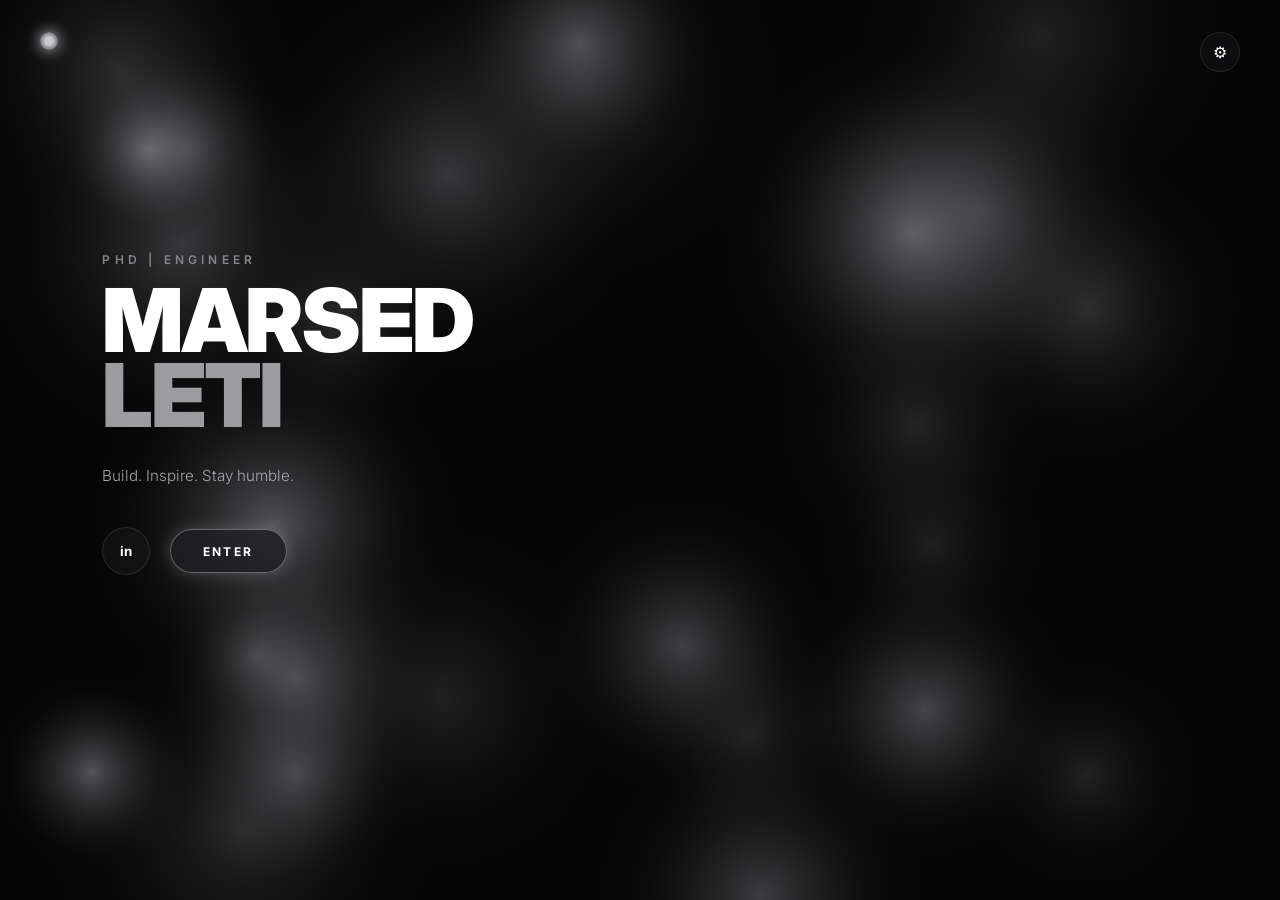
<file: index.html>
<!DOCTYPE html>
<html lang="en">
<head>
  <meta charset="UTF-8">
  <meta name="viewport" content="width=device-width, initial-scale=1.0">
  <title>Marsed Leti - Portfolio</title>
  <link rel="preconnect" href="https://fonts.googleapis.com">
  <link rel="preconnect" href="https://fonts.gstatic.com" crossorigin>
  <link href="https://fonts.googleapis.com/css2?family=Inter:wght@300;400;600;700;800;900&display=swap" rel="stylesheet">
  <style>
    :root {
      --bg-dark: #050505;
      --accent-soft: #5a5a5e;
      --accent: #c9c9ce;
      --panel-bg: rgba(16, 16, 18, 0.85);
      --panel-border: rgba(255, 255, 255, 0.1);
      --text-muted: #85858a;
      --text-secondary: #9b9ba0; /* grey used for "LETI" / secondary headings */
      --text-tag: #b0b0b4;       /* grey used for small tags/labels that used to be red */
    }

    * {
      margin: 0;
      padding: 0;
      box-sizing: border-box;
      font-family: 'Inter', sans-serif;
      user-select: none;
    }

    body {
      background-color: var(--bg-dark);
      color: #ffffff;
      min-height: 100vh;
      overflow: hidden;
      position: relative;
    }

    /* Animated Canvas Background */
    #bg-canvas {
      position: absolute;
      inset: 0;
      width: 100%;
      height: 100%;
      z-index: 1;
      pointer-events: none;
    }

    /* Top Left Status Light */
    .top-left-status {
      position: absolute;
      top: 2rem;
      left: 2.5rem;
      width: 18px;
      height: 18px;
      border-radius: 50%;
      background: radial-gradient(circle, var(--accent) 30%, rgba(210, 210, 216, 0.2) 100%);
      box-shadow: 0 0 15px var(--accent);
      z-index: 10;
    }

    /* Hero Section */
    .hero-container {
      position: absolute;
      top: 28%;
      left: 8%;
      z-index: 10;
      max-width: 500px;
    }

    .sub-url {
      font-size: 0.75rem;
      letter-spacing: 0.35em;
      color: var(--text-muted);
      text-transform: uppercase;
      margin-bottom: 1rem;
      font-weight: 600;
    }

    .main-title {
      font-size: 5.5rem;
      font-weight: 900;
      line-height: 0.85;
      letter-spacing: -0.03em;
      text-transform: uppercase;
    }

    .main-title .first-line {
      color: #ffffff;
      display: block;
    }

    .main-title .second-line {
      color: var(--text-secondary);
      display: block;
    }

    .hero-desc {
      margin-top: 2rem;
      font-size: 0.95rem;
      color: #a8a8ad;
      line-height: 1.5;
      font-weight: 300;
      max-width: 380px;
    }

    /* Action Buttons */
    .hero-actions {
      margin-top: 2.5rem;
      display: flex;
      align-items: center;
      gap: 1.2rem;
    }

    .btn-icon {
      width: 48px;
      height: 48px;
      border-radius: 50%;
      background: rgba(24, 24, 26, 0.6);
      border: 1px solid var(--panel-border);
      display: flex;
      align-items: center;
      justify-content: center;
      color: #fff;
      cursor: pointer;
      backdrop-filter: blur(10px);
      text-decoration: none;
      font-weight: bold;
      transition: all 0.3s ease;
    }

    .btn-icon:hover {
      background: rgba(210, 210, 216, 0.2);
      border-color: var(--accent);
      transform: scale(1.05);
    }

    .btn-studio {
      padding: 0.85rem 2rem;
      border-radius: 30px;
      background: rgba(32, 32, 35, 0.8);
      border: 1px solid rgba(210, 210, 216, 0.4);
      box-shadow: 0 0 15px rgba(210, 210, 216, 0.25);
      color: #ffffff;
      text-decoration: none;
      font-size: 0.75rem;
      letter-spacing: 0.2em;
      text-transform: uppercase;
      font-weight: 700;
      backdrop-filter: blur(10px);
      cursor: pointer;
      transition: all 0.3s ease;
    }

    .btn-studio:hover {
      background: rgba(210, 210, 216, 0.16);
      border-color: rgba(230, 230, 236, 0.75);
      box-shadow: 0 0 25px rgba(210, 210, 216, 0.6);
      transform: translateY(-2px);
    }

    /* Settings Button */
    .settings-toggle {
      position: absolute;
      top: 2rem;
      right: 2.5rem;
      width: 40px;
      height: 40px;
      border-radius: 50%;
      background: var(--panel-bg);
      border: 1px solid var(--panel-border);
      display: flex;
      align-items: center;
      justify-content: center;
      cursor: pointer;
      z-index: 20;
      transition: all 0.3s ease;
    }

    .settings-toggle:hover {
      border-color: var(--accent);
      transform: rotate(45deg);
    }

    /* Floating Controls Card - Music only */
    .control-card {
      position: absolute;
      top: 5.5rem;
      right: 2.5rem;
      width: 268px;
      background: var(--panel-bg);
      border: 1px solid var(--panel-border);
      border-radius: 24px;
      padding: 1.25rem 1.25rem 1.35rem;
      backdrop-filter: blur(20px);
      z-index: 20;
      font-size: 0.8rem;
      box-shadow: 0 20px 40px rgba(0,0,0,0.5);
      transition: opacity 0.3s ease, transform 0.3s ease;
    }

    .control-card.hidden {
      opacity: 0;
      pointer-events: none;
      transform: translateY(-10px);
    }

    /* ---- Clock ---- */
    .clock-block {
      text-align: center;
      padding-bottom: 1.05rem;
      margin-bottom: 1.05rem;
      border-bottom: 1px solid rgba(255, 255, 255, 0.07);
    }

    .clock-time {
      font-size: 1.85rem;
      font-weight: 700;
      letter-spacing: -0.02em;
      color: #ffffff;
      line-height: 1;
      font-variant-numeric: tabular-nums;
    }

    .clock-time .clock-meridiem {
      font-size: 0.72rem;
      font-weight: 600;
      letter-spacing: 0.12em;
      color: var(--text-muted);
      margin-left: 0.3rem;
    }

    .clock-date {
      margin-top: 0.45rem;
      font-size: 0.68rem;
      letter-spacing: 0.16em;
      text-transform: uppercase;
      font-weight: 600;
      color: var(--text-muted);
    }

    /* ---- Music player ---- */
    .music-player {
      text-align: center;
    }

    .music-label {
      font-size: 0.62rem;
      letter-spacing: 0.22em;
      color: var(--text-muted);
      margin-bottom: 0.55rem;
      font-weight: 700;
    }

    .track-name {
      font-size: 0.78rem;
      font-weight: 500;
      color: #d2d2d8;
      margin-bottom: 0.95rem;
      white-space: nowrap;
      overflow: hidden;
      text-overflow: ellipsis;
      min-height: 1.1em;
    }

    .player-controls {
      display: flex;
      align-items: center;
      justify-content: center;
      gap: 0.9rem;
      margin-bottom: 1.15rem;
    }

    /* transparent glass circles */
    .ctrl-btn {
      width: 38px;
      height: 38px;
      border-radius: 50%;
      background: rgba(255, 255, 255, 0.04);
      border: 1px solid rgba(255, 255, 255, 0.12);
      backdrop-filter: blur(12px);
      -webkit-backdrop-filter: blur(12px);
      color: #c9c9ce;
      display: flex;
      align-items: center;
      justify-content: center;
      cursor: pointer;
      line-height: 0;
      transition: all 0.25s ease;
    }

    .ctrl-btn:hover {
      color: #ffffff;
      background: rgba(255, 255, 255, 0.1);
      border-color: rgba(255, 255, 255, 0.3);
      transform: scale(1.06);
    }

    .ctrl-btn:active {
      transform: scale(0.95);
    }

    .play-btn {
      width: 52px;
      height: 52px;
      border-radius: 50%;
      background: rgba(255, 255, 255, 0.09);
      border: 1px solid rgba(255, 255, 255, 0.28);
      backdrop-filter: blur(14px);
      -webkit-backdrop-filter: blur(14px);
      display: flex;
      align-items: center;
      justify-content: center;
      cursor: pointer;
      color: #ffffff;
      box-shadow: 0 0 20px -4px rgba(210, 210, 216, 0.35), inset 0 1px 0 rgba(255, 255, 255, 0.12);
      transition: all 0.25s ease;
      line-height: 0;
    }

    .play-btn svg {
      display: block;
    }

    .play-btn .icon-play {
      margin-left: 2px; /* optical centering for triangle glyph */
    }

    .play-btn:hover {
      background: rgba(255, 255, 255, 0.16);
      border-color: rgba(255, 255, 255, 0.45);
      box-shadow: 0 0 28px -2px rgba(210, 210, 216, 0.55);
      transform: scale(1.06);
    }

    .play-btn:active {
      transform: scale(0.96);
    }

    /* loading ring on the play button */
    .play-btn.loading {
      pointer-events: none;
      opacity: 0.55;
    }

    /* ---- Volume row ---- */
    .volume-row {
      display: flex;
      align-items: center;
      gap: 0.7rem;
      background: rgba(255, 255, 255, 0.035);
      border: 1px solid rgba(255, 255, 255, 0.09);
      border-radius: 999px;
      padding: 0.55rem 0.85rem;
      backdrop-filter: blur(12px);
      -webkit-backdrop-filter: blur(12px);
    }

    .volume-icon {
      color: var(--text-muted);
      flex-shrink: 0;
      line-height: 0;
      cursor: pointer;
      transition: color 0.2s;
    }

    .volume-icon:hover {
      color: #ffffff;
    }

    .volume-container {
      flex: 1;
      height: 4px;
      background: rgba(255,255,255,0.14);
      border-radius: 2px;
      position: relative;
      cursor: pointer;
      touch-action: none;
    }

    .volume-level {
      width: 70%;
      height: 100%;
      background: linear-gradient(90deg, rgba(210, 210, 216, 0.55), #ffffff);
      border-radius: 2px;
      position: relative;
    }

    .volume-thumb {
      position: absolute;
      right: -6px;
      top: 50%;
      transform: translateY(-50%);
      width: 13px;
      height: 13px;
      border-radius: 50%;
      background: #ffffff;
      box-shadow: 0 0 8px rgba(0, 0, 0, 0.6), 0 0 0 1px rgba(255, 255, 255, 0.35);
      cursor: grab;
    }

    .volume-thumb:active {
      cursor: grabbing;
    }


    /* STUDIO MODAL POPUP */
    .modal-overlay {
      position: fixed;
      inset: 0;
      background: rgba(5, 5, 5, 0.35);
      backdrop-filter: blur(30px) saturate(160%);
      -webkit-backdrop-filter: blur(30px) saturate(160%);
      display: flex;
      align-items: center;
      justify-content: center;
      z-index: 100;
      opacity: 0;
      pointer-events: none;
      transition: opacity 0.3s ease;
    }

    .modal-overlay.active {
      opacity: 1;
      pointer-events: auto;
    }

    .studio-card {
      background: #0d0d0f;
      border: 1px solid rgba(255, 255, 255, 0.08);
      border-radius: 24px;
      padding: 2.4rem;
      width: 100%;
      max-width: 540px;
      position: relative;
      box-shadow: 0 30px 60px rgba(0, 0, 0, 0.8);
      transform: scale(0.95);
      transition: transform 0.3s ease;
    }

    .modal-overlay.active .studio-card {
      transform: scale(1);
    }

    .modal-close {
      position: absolute;
      top: 1.5rem;
      right: 1.7rem;
      color: #85858a;
      font-size: 1.5rem;
      cursor: pointer;
      transition: color 0.2s;
    }

    .modal-close:hover {
      color: #ffffff;
    }

    .studio-tag {
      color: var(--text-tag);
      font-size: 0.72rem;
      font-weight: 700;
      letter-spacing: 0.25em;
      text-transform: uppercase;
      margin-bottom: 0.4rem;
    }

    .studio-title {
      font-size: 1.85rem;
      font-weight: 800;
      line-height: 1.15;
      color: #ffffff;
      margin-bottom: 1.6rem;
      letter-spacing: -0.01em;
    }

    .approach-box {
      background: rgba(20, 20, 22, 0.8);
      border: 1px solid rgba(255, 255, 255, 0.05);
      border-radius: 18px;
      padding: 1.25rem;
    }

    /* Grid of 4 Interactive Cards */
    .studio-grid {
      display: grid;
      grid-template-columns: 1fr 1fr;
      gap: 0.85rem;
    }

    .grid-btn {
      background: linear-gradient(160deg, #0d0d0e, #070707);
      border: 1px solid rgba(210, 210, 216, 0.28);
      border-radius: 16px;
      padding: 1.1rem 1.05rem;
      text-align: left;
      cursor: pointer;
      text-decoration: none;
      display: block;
      box-shadow: 0 0 0 1px rgba(210, 210, 216, 0.08), 0 0 22px -6px rgba(210, 210, 216, 0.45);
      transition: all 0.25s ease;
    }

    .grid-btn.wide {
      grid-column: 1 / -1;
    }

    .grid-btn:hover {
      border-color: rgba(210, 210, 216, 0.55);
      background: linear-gradient(160deg, #16161a, #0a0a0b);
      box-shadow: 0 8px 22px rgba(210, 210, 216, 0.15);
      transform: translateY(-3px);
    }

    .btn-header {
      display: flex;
      align-items: center;
      gap: 0.55rem;
      margin-bottom: 0.75rem;
    }

    .icon-badge {
      width: 30px;
      height: 30px;
      flex-shrink: 0;
      border-radius: 50%;
      display: flex;
      align-items: center;
      justify-content: center;
      background: radial-gradient(circle at 30% 30%, rgba(210, 210, 216, 0.28), rgba(0, 0, 0, 0.55));
      border: 1px solid rgba(210, 210, 216, 0.4);
      color: var(--accent);
    }

    .btn-kicker {
      color: #9a9a9f;
      font-size: 0.62rem;
      font-weight: 700;
      letter-spacing: 0.15em;
      text-transform: uppercase;
    }

    .btn-label {
      color: #ffffff;
      font-size: 1.05rem;
      font-weight: 700;
      line-height: 1.2;
    }

    /* Mobile: stack the studio grid into a single column */
    @media (max-width: 600px) {
      .studio-card {
        padding: 2rem 1.4rem;
        border-radius: 22px;
        max-width: 92vw;
        max-height: 85vh;
        overflow-y: auto;
      }

      .studio-title {
        font-size: 1.5rem;
        margin-bottom: 1.25rem;
      }

      .approach-box {
        padding: 1rem;
        border-radius: 16px;
      }

      .studio-grid {
        grid-template-columns: 1fr;
        gap: 0.75rem;
      }

      .grid-btn {
        padding: 1.05rem 1.15rem;
        border-radius: 14px;
      }

      .btn-label {
        font-size: 1.05rem;
      }
    }
  </style>
</head>
<body>

  <canvas id="bg-canvas"></canvas>

  <div class="top-left-status"></div>

  <div class="hero-container">
    <div class="sub-url">PhD | Engineer</div>
    <h1 class="main-title">
      <span class="first-line">Marsed</span>
      <span class="second-line">Leti</span>
    </h1>
    <p class="hero-desc">
      
  Build. Inspire. Stay humble.
    
    </p>
    <div class="hero-actions">
    


      <button class="btn-icon" id="btn-linkedin" onclick="window.open('https://www.linkedin.com/in/mleti', '_blank')">
    in
</button>

      
      <button class="btn-studio" id="btn-studio">Enter</button>
    </div>
  </div>

  <div class="settings-toggle" id="toggle-settings">⚙</div>

  <div class="control-card hidden" id="control-card">

    <div class="clock-block">
      <div class="clock-time" id="clock-time">--:--</div>
      <div class="clock-date" id="clock-date">&nbsp;</div>
    </div>

    <div class="music-player">
      <div class="music-label">MUSIC</div>
      <div class="track-name" id="track-name">Loading playlist…</div>
      <div class="player-controls">
        <div class="ctrl-btn" id="music-prev-btn" title="Previous track">
          <svg xmlns="http://www.w3.org/2000/svg" viewBox="0 0 24 24" width="15" height="15" fill="currentColor"><path d="M6 6h2v12H6zm3.5 6l8.5 6V6z"/></svg>
        </div>
        <div class="play-btn" id="music-play-btn" title="Play / pause">
          <svg class="icon-play" xmlns="http://www.w3.org/2000/svg" viewBox="0 0 24 24" width="17" height="17" fill="currentColor"><path d="M8 5v14l11-7z"/></svg>
        </div>
        <div class="ctrl-btn" id="music-next-btn" title="Next track">
          <svg xmlns="http://www.w3.org/2000/svg" viewBox="0 0 24 24" width="15" height="15" fill="currentColor"><path d="M6 18l8.5-6L6 6v12zM16 6v12h2V6h-2z"/></svg>
        </div>
      </div>
      <div class="volume-row">
        <span class="volume-icon" id="volume-icon">
          <svg xmlns="http://www.w3.org/2000/svg" viewBox="0 0 24 24" width="15" height="15" fill="currentColor"><path d="M3 10v4h4l5 4V6L7 10H3zm13.5 2a4.5 4.5 0 0 0-2.5-4v8a4.5 4.5 0 0 0 2.5-4z"/></svg>
        </span>
        <div class="volume-container" id="volume-bar">
          <div class="volume-level" id="volume-level">
            <div class="volume-thumb" id="volume-thumb"></div>
          </div>
        </div>
      </div>
    </div>
  </div>

  <div class="modal-overlay" id="studio-modal">
    <div class="studio-card">
      <div class="modal-close" id="modal-close">&times;</div>
      <div class="studio-tag">ML</div>
      <h2 class="studio-title">Chose Profiles</h2>

      <div class="approach-box">
        <div class="studio-grid">
          <a href="academic/index.html" class="grid-btn">
            <div class="btn-header">
              <div class="icon-badge">
                <svg xmlns="http://www.w3.org/2000/svg" viewBox="0 0 24 24" width="16" height="16" fill="none" stroke="currentColor" stroke-width="1.6" stroke-linecap="round" stroke-linejoin="round">
                  <path d="M12 3 2 8l10 5 10-5-10-5Z"/>
                  <path d="M6 10.5v5c0 1 2.5 2.5 6 2.5s6-1.5 6-2.5v-5"/>
                  <path d="M22 8v6"/>
                </svg>
              </div>
              <span class="btn-kicker">Civil Engineering</span>
            </div>
            <div class="btn-label">Academic</div>
          </a>

          <a href="mlair.pro/index.html" class="grid-btn">
            <div class="btn-header">
              <div class="icon-badge">
                <svg xmlns="http://www.w3.org/2000/svg" viewBox="0 0 24 24" width="16" height="16" fill="none" stroke="currentColor" stroke-width="1.6" stroke-linecap="round" stroke-linejoin="round">
                  <rect x="3" y="7" width="13" height="10" rx="2"/>
                  <path d="M16 10.5 21 7v10l-5-3.5Z"/>
                </svg>
              </div>
              <span class="btn-kicker">mlair</span>
            </div>
            <div class="btn-label">Videography</div>
          </a>



          <!-- <div class="grid-btn wide" id="lojtariBtn" onclick="window.location.href='https://www.lojtarifundit.com  target="_top"';">
  <div class="btn-header">
    <div class="icon-badge">
      <svg xmlns="http://www.w3.org/2000/svg" viewBox="0 0 24 24" width="16" height="16" fill="none" stroke="currentColor" stroke-width="1.6" stroke-linecap="round" stroke-linejoin="round">
        <rect x="2" y="6" width="20" height="12" rx="6"/>
        <line x1="6" y1="12" x2="10" y2="12"/>
        <line x1="8" y1="10" x2="8" y2="14"/>
        <circle cx="15" cy="13" r="0.6" fill="currentColor"/>
        <circle cx="18" cy="11" r="0.6" fill="currentColor"/>
      </svg>
    </div>
    <span class="btn-kicker">LojtariFundit</span>
  </div>
  <div class="btn-label">Entertainment</div>
</div> -->




          
<a class="grid-btn wide"
   id="lojtariBtn"
   href="https://www.lojtarifundit.com"
   target="_blank"
   rel="noopener noreferrer">

  <div class="btn-header">
    <div class="icon-badge">
      <svg xmlns="http://www.w3.org/2000/svg"
           viewBox="0 0 24 24"
           width="16"
           height="16"
           fill="none"
           stroke="currentColor"
           stroke-width="1.6"
           stroke-linecap="round"
           stroke-linejoin="round">

        <rect x="2" y="6" width="20" height="12" rx="6"/>
        <line x1="6" y1="12" x2="10" y2="12"/>
        <line x1="8" y1="10" x2="8" y2="14"/>
        <circle cx="15" cy="13" r="0.6" fill="currentColor"/>
        <circle cx="18" cy="11" r="0.6" fill="currentColor"/>

      </svg>
    </div>

    <span class="btn-kicker">LojtariFundit</span>
  </div>

  <div class="btn-label">Entertainment</div>

</a>


          


          

  <script>
    // --- Canvas Animated Background ---
    const canvas = document.getElementById('bg-canvas');
    const ctx = canvas.getContext('2d');

    function resizeCanvas() {
      canvas.width = window.innerWidth;
      canvas.height = window.innerHeight;
    }
    resizeCanvas();
    window.addEventListener('resize', resizeCanvas);

    class Particle {
      constructor() {
        this.reset(true);
      }

      reset(isInitial = false) {
        this.x = Math.random() * canvas.width;
        this.y = Math.random() * canvas.height;
        this.baseSize = Math.random() * 140 + 90;
        this.size = isInitial ? this.baseSize : 0;
        this.targetSize = this.baseSize;
        
        this.vx = (Math.random() - 0.5) * 2.2;
        this.vy = (Math.random() - 0.5) * 2.2;
        
        this.baseAlpha = Math.random() * 0.35 + 0.15;
        this.alpha = isInitial ? this.baseAlpha : 0;
        this.targetAlpha = this.baseAlpha;

        this.fadeSpeed = 0.005 + Math.random() * 0.01;
        this.growSpeed = 0.5 + Math.random() * 1.0;

        this.pulseAngle = Math.random() * Math.PI * 2;
        this.pulseSpeed = Math.random() * 0.02 + 0.01;
        
        this.isFadingIn = !isInitial;
      }

      update() {
        this.x += this.vx;
        this.y += this.vy;

        if (this.isFadingIn) {
            if (this.alpha < this.targetAlpha) {
                this.alpha = Math.min(this.targetAlpha, this.alpha + this.fadeSpeed);
            }
            if (this.size < this.targetSize) {
                this.size = Math.min(this.targetSize, this.size + this.growSpeed);
            }
            if (this.alpha >= this.targetAlpha && this.size >= this.targetSize) {
                this.isFadingIn = false;
            }
        }

        if (!this.isFadingIn || this.size > this.targetSize * 0.8) {
            this.pulseAngle += this.pulseSpeed;
            const currentBase = this.isFadingIn ? this.size : this.baseSize;
            this.size = currentBase + Math.sin(this.pulseAngle) * 20 * (this.size / this.targetSize);
        }

        if (this.x < -120 || this.x > canvas.width + 120 || 
            this.y < -120 || this.y > canvas.height + 120) {
          this.reset(false);
        }
      }

      draw() {
        if (this.size <= 0) return;

        const gradient = ctx.createRadialGradient(
          this.x, this.y, 0,
          this.x, this.y, Math.max(1, this.size)
        );
        gradient.addColorStop(0, `rgba(170, 170, 178, ${this.alpha})`);
        gradient.addColorStop(1, 'rgba(5, 5, 5, 0)');

        ctx.fillStyle = gradient;
        ctx.beginPath();
        ctx.arc(this.x, this.y, Math.max(1, this.size), 0, Math.PI * 2);
        ctx.fill();
      }
    }

    const particles = Array.from({ length: 26 }, () => new Particle());

    function animate() {
      ctx.fillStyle = '#050505';
      ctx.fillRect(0, 0, canvas.width, canvas.height);

      particles.forEach(p => {
        p.update();
        p.draw();
      });

      requestAnimationFrame(animate);
    }
    animate();

    // --- Studio Modal Popup Toggle ---
    const btnStudio = document.getElementById('btn-studio');
    const studioModal = document.getElementById('studio-modal');
    const modalClose = document.getElementById('modal-close');

    btnStudio.addEventListener('click', () => {
      studioModal.classList.add('active');
    });

    modalClose.addEventListener('click', () => {
      studioModal.classList.remove('active');
    });

    // Close the popup itself before leaving for a real page, so it's not
    // left open behind you (or shown open if you hit the browser back button).
    document.querySelectorAll('.studio-grid a.grid-btn').forEach((link) => {
      link.addEventListener('click', () => {
        studioModal.classList.remove('active');
      });
    });

    studioModal.addEventListener('click', (e) => {
      if (e.target === studioModal) {
        studioModal.classList.remove('active');
      }
    });

    // --- Live clock (date + time) ---
    const clockTimeEl = document.getElementById('clock-time');
    const clockDateEl = document.getElementById('clock-date');

    function updateClock() {
      const now = new Date();
      let h = now.getHours();
      const m = String(now.getMinutes()).padStart(2, '0');
      const meridiem = h >= 12 ? 'PM' : 'AM';
      h = h % 12 || 12;
      clockTimeEl.innerHTML = `${h}:${m}<span class="clock-meridiem">${meridiem}</span>`;
      clockDateEl.textContent = now.toLocaleDateString(undefined, {
        weekday: 'short', day: 'numeric', month: 'short', year: 'numeric'
      });
    }
    updateClock();
    setInterval(updateClock, 1000);

    // --- Audio Player Setup ---
    // Playlist lives in the repo folder below. The track list is pulled from the
    // GitHub API at runtime, so dropping a new song into the folder is enough —
    // no code change needed, and every file in the folder gets played.
    const GH_OWNER  = 'lojtarifundit';
    const GH_REPO   = 'mletinew';
    const GH_BRANCH = 'main';
    const GH_FOLDER = 'Music Webi';

    // Optional manual override. If you ever want to pin an exact order, list the
    // file names here (e.g. ['song-a.mp3', 'song-b.mp3']) and the API is skipped.
    const MANUAL_PLAYLIST = [];

    const AUDIO_EXT = /\.(mp3|m4a|aac|ogg|oga|opus|wav|flac|webm)$/i;

    const audio = new Audio();
    audio.preload = 'metadata';
    audio.volume = 0.7;

    let playlist = [];       // [{ name, url }]
    let currentIndex = 0;
    let playlistReady = false;
    let wantsToPlay = false; // user pressed play before the list finished loading

    const playBtn    = document.getElementById('music-play-btn');
    const volumeBar  = document.getElementById('volume-bar');
    const volumeLevel = document.getElementById('volume-level');
    const volumeThumb = document.getElementById('volume-thumb');
    const volumeIcon = document.getElementById('volume-icon');
    const prevBtn    = document.getElementById('music-prev-btn');
    const nextBtn    = document.getElementById('music-next-btn');
    const trackNameEl = document.getElementById('track-name');

    const ICON_PLAY  = '<svg class="icon-play" xmlns="http://www.w3.org/2000/svg" viewBox="0 0 24 24" width="17" height="17" fill="currentColor"><path d="M8 5v14l11-7z"/></svg>';
    const ICON_PAUSE = '<svg xmlns="http://www.w3.org/2000/svg" viewBox="0 0 24 24" width="17" height="17" fill="currentColor"><path d="M6 5h4v14H6zM14 5h4v14h-4z"/></svg>';

    function prettyName(fileName) {
      return decodeURIComponent(fileName)
        .replace(AUDIO_EXT, '')
        .replace(/[_]+/g, ' ')
        .trim();
    }

    function rawUrl(fileName) {
      return `https://raw.githubusercontent.com/${GH_OWNER}/${GH_REPO}/${GH_BRANCH}/` +
             `${encodeURIComponent(GH_FOLDER)}/${encodeURIComponent(fileName)}`;
    }

    async function loadPlaylist() {
      if (MANUAL_PLAYLIST.length) {
        playlist = MANUAL_PLAYLIST.map(f => ({ name: prettyName(f), url: rawUrl(f) }));
      } else {
        const api = `https://api.github.com/repos/${GH_OWNER}/${GH_REPO}/contents/` +
                    `${encodeURIComponent(GH_FOLDER)}?ref=${GH_BRANCH}`;
        try {
          const res = await fetch(api);
          if (!res.ok) throw new Error(`GitHub API ${res.status}`);
          const files = await res.json();
          playlist = files
            .filter(f => f.type === 'file' && AUDIO_EXT.test(f.name))
            .sort((a, b) => a.name.localeCompare(b.name, undefined, { numeric: true }))
            .map(f => ({ name: prettyName(f.name), url: f.download_url || rawUrl(f.name) }));
        } catch (err) {
          console.error('Could not load playlist:', err);
          trackNameEl.textContent = 'Playlist unavailable';
          playBtn.classList.remove('loading');
          return;
        }
      }

      if (!playlist.length) {
        trackNameEl.textContent = 'No tracks found';
        playBtn.classList.remove('loading');
        return;
      }

      playlistReady = true;
      playBtn.classList.remove('loading');
      loadTrack(0, wantsToPlay);
    }

    function loadTrack(index, autoplay) {
      if (!playlist.length) return;
      currentIndex = (index + playlist.length) % playlist.length;
      const track = playlist[currentIndex];
      audio.src = track.url;
      trackNameEl.textContent = `${currentIndex + 1}/${playlist.length} · ${track.name}`;
      trackNameEl.title = track.name;
      if (autoplay) play();
    }

    function play() {
      audio.play()
        .then(() => { playBtn.innerHTML = ICON_PAUSE; })
        .catch(err => {
          console.error('Audio play error:', err);
          playBtn.innerHTML = ICON_PLAY;
        });
    }

    function pause() {
      audio.pause();
      playBtn.innerHTML = ICON_PLAY;
    }

    playBtn.classList.add('loading');
    loadPlaylist();

    playBtn.addEventListener('click', () => {
      if (!playlistReady) { wantsToPlay = true; return; }
      if (audio.paused) play(); else pause();
    });

    nextBtn.addEventListener('click', () => {
      if (!playlistReady) return;
      loadTrack(currentIndex + 1, !audio.paused || audio.currentTime > 0);
    });

    prevBtn.addEventListener('click', () => {
      if (!playlistReady) return;
      // Tapping back mid-song restarts it first, like a normal player.
      if (audio.currentTime > 3) {
        audio.currentTime = 0;
      } else {
        loadTrack(currentIndex - 1, !audio.paused || audio.currentTime > 0);
      }
    });

    // Rolls straight into the next file, and wraps around at the end so the
    // whole folder keeps cycling.
    audio.addEventListener('ended', () => loadTrack(currentIndex + 1, true));

    // If one file is missing or unplayable, skip past it instead of stalling.
    audio.addEventListener('error', () => {
      if (!playlistReady || playlist.length < 2) return;
      console.warn('Skipping unplayable track:', playlist[currentIndex]?.name);
      loadTrack(currentIndex + 1, true);
    });

    // --- Volume: click, drag, and mute toggle ---
    let lastVolume = 0.7;

    function applyVolume(v) {
      audio.volume = v;
      volumeLevel.style.width = `${v * 100}%`;
    }

    function setVolumeFromClientX(clientX) {
      const rect = volumeBar.getBoundingClientRect();
      const newVolume = Math.min(Math.max((clientX - rect.left) / rect.width, 0), 1);
      applyVolume(newVolume);
      if (newVolume > 0) lastVolume = newVolume;
    }

    volumeBar.addEventListener('click', (e) => setVolumeFromClientX(e.clientX));

    volumeIcon.addEventListener('click', () => {
      applyVolume(audio.volume > 0 ? 0 : (lastVolume || 0.7));
    });

    let isDraggingVolume = false;

    volumeThumb.addEventListener('pointerdown', (e) => {
      isDraggingVolume = true;
      volumeThumb.setPointerCapture(e.pointerId);
      e.stopPropagation();
    });

    volumeThumb.addEventListener('pointermove', (e) => {
      if (!isDraggingVolume) return;
      setVolumeFromClientX(e.clientX);
    });

    volumeThumb.addEventListener('pointerup', (e) => {
      isDraggingVolume = false;
      volumeThumb.releasePointerCapture(e.pointerId);
    });

    // --- Settings panel visibility ---
    const settingsToggle = document.getElementById('toggle-settings');
    const controlCard = document.getElementById('control-card');

    settingsToggle.addEventListener('click', () => {
      controlCard.classList.toggle('hidden');
    });
  </script>
</body>
</html>
</file>
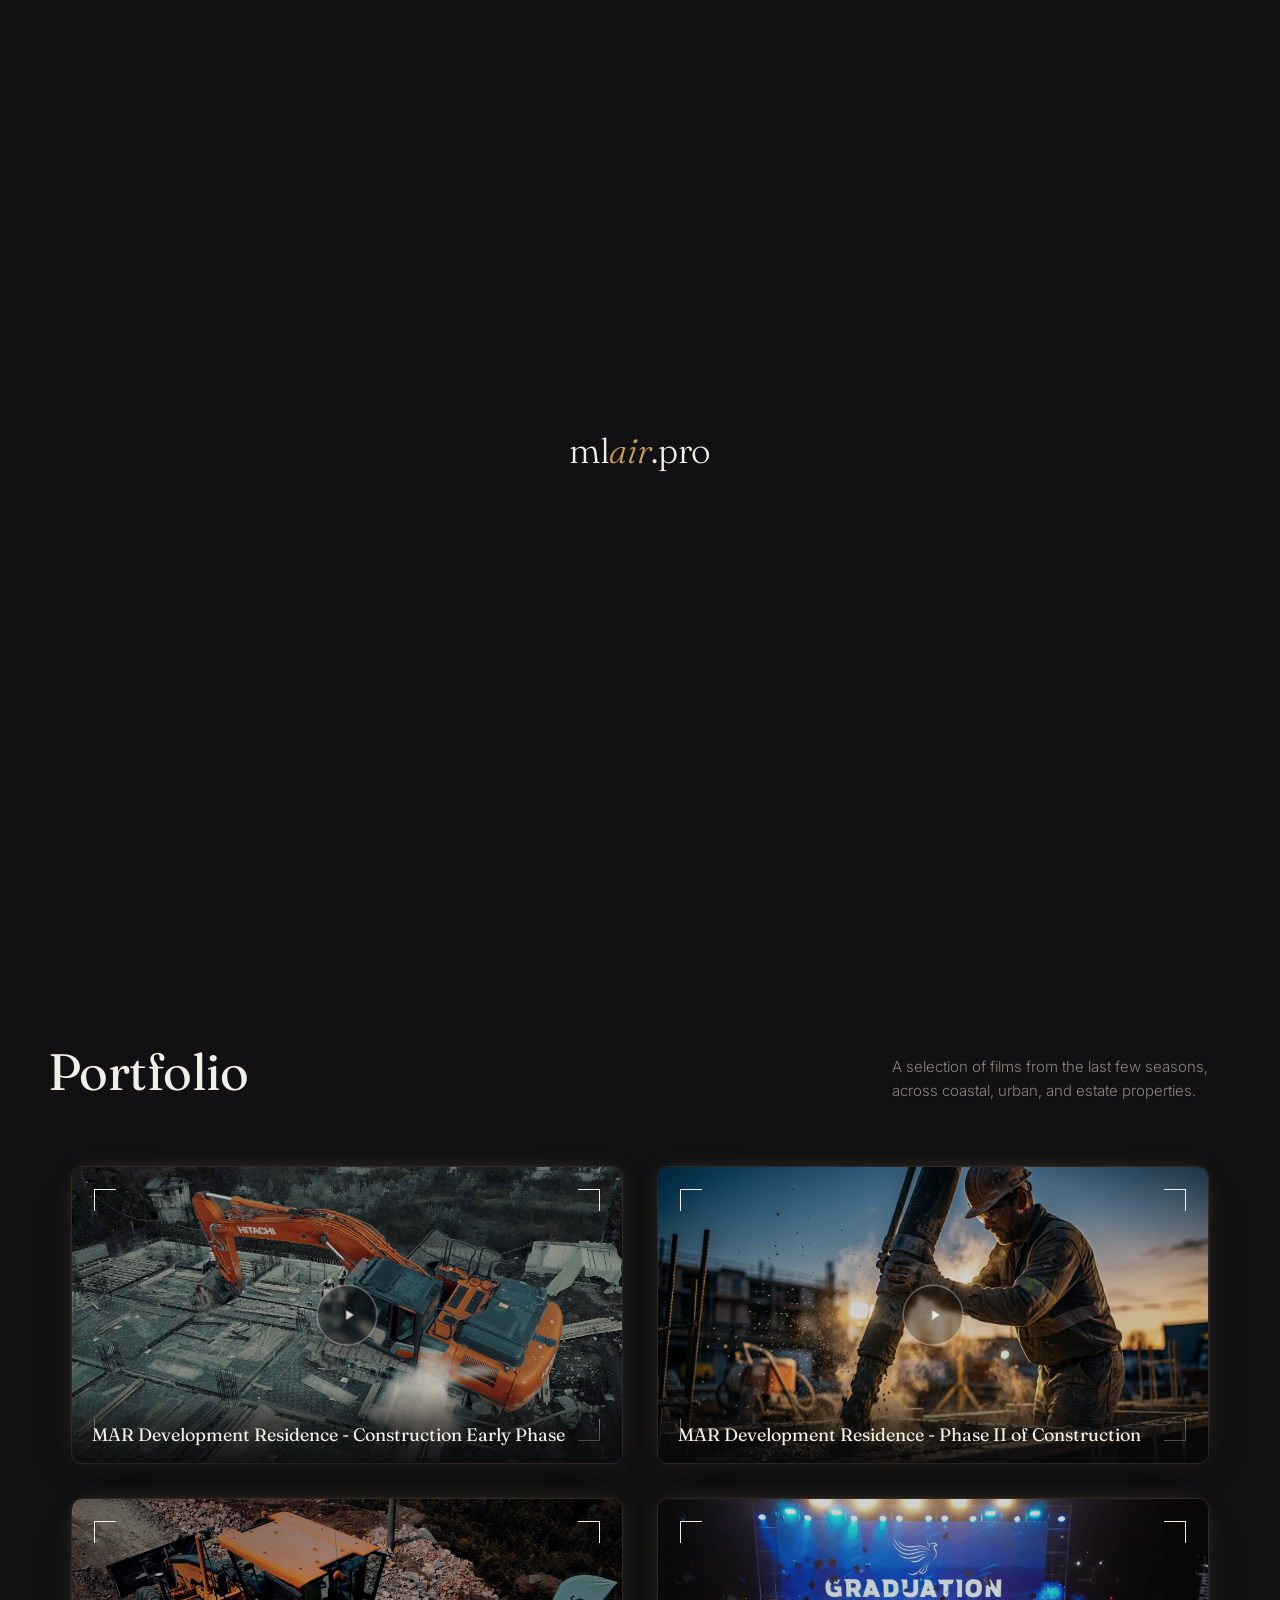
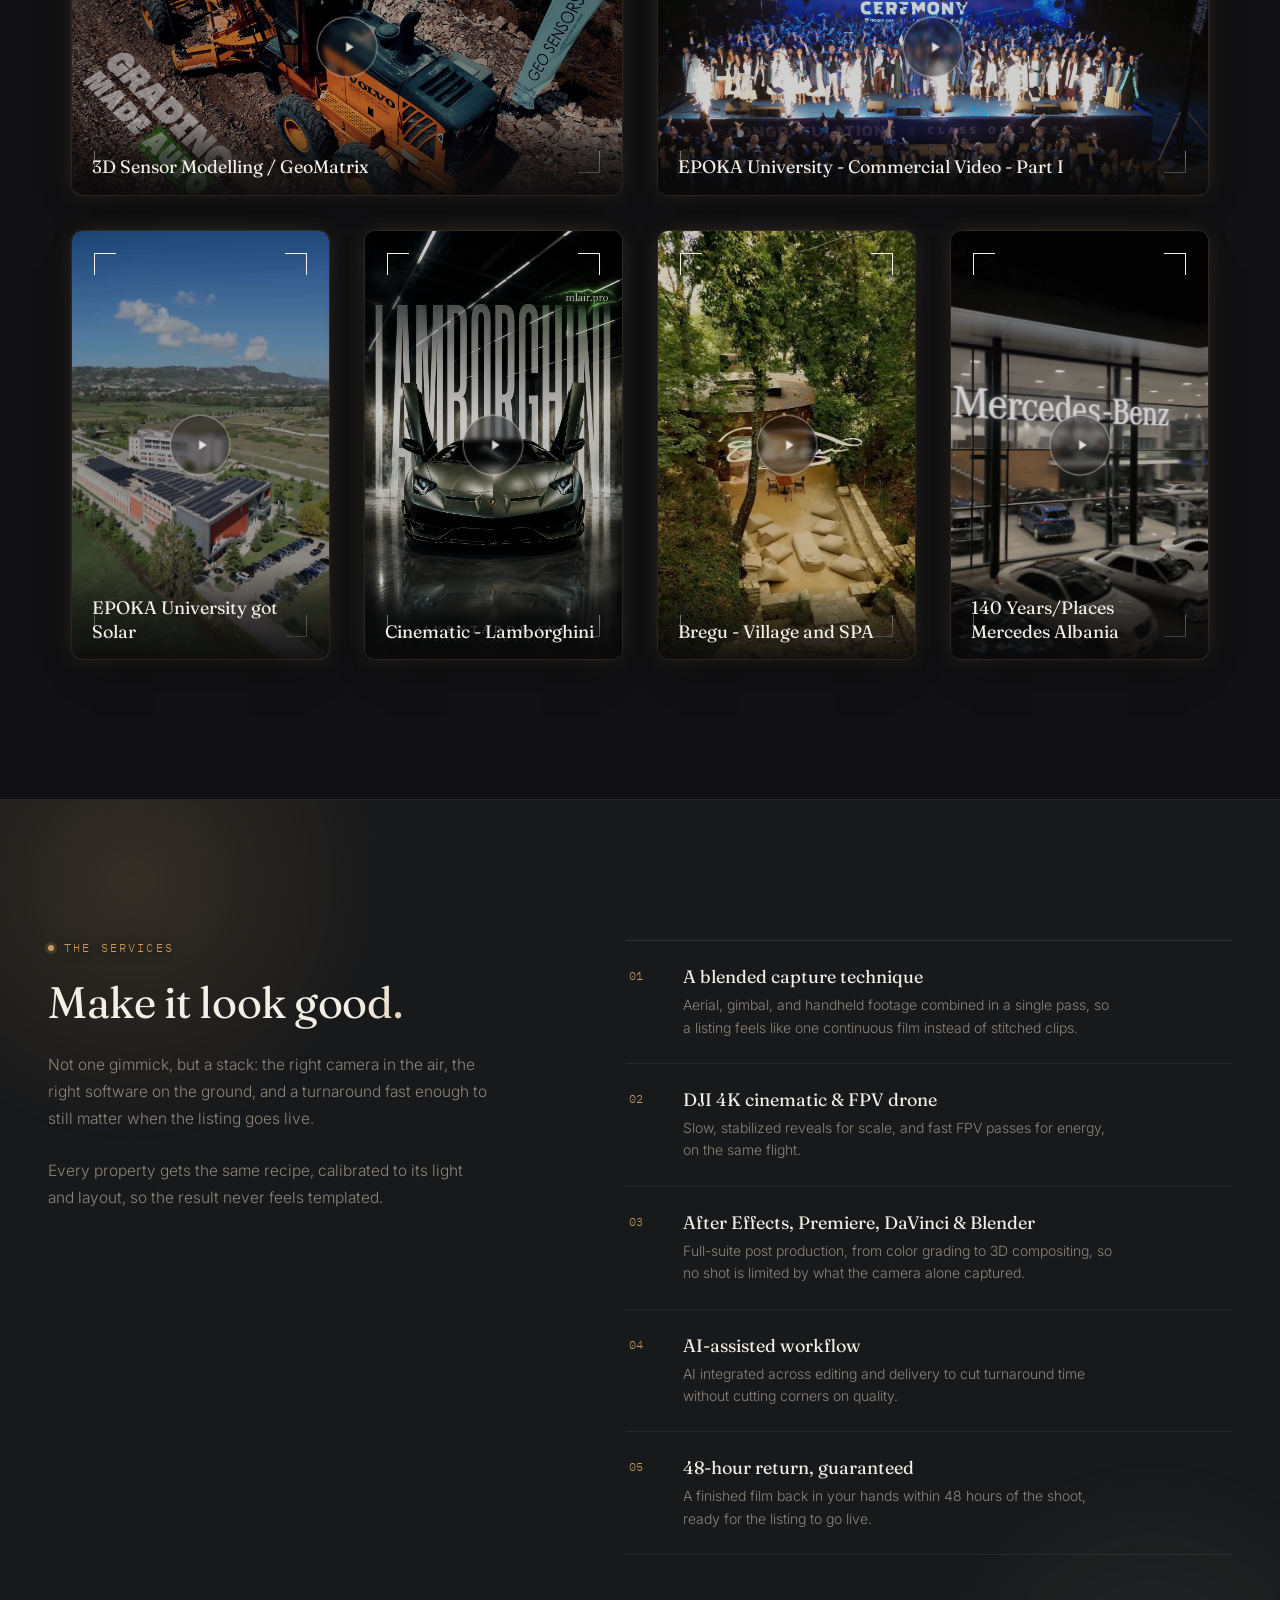
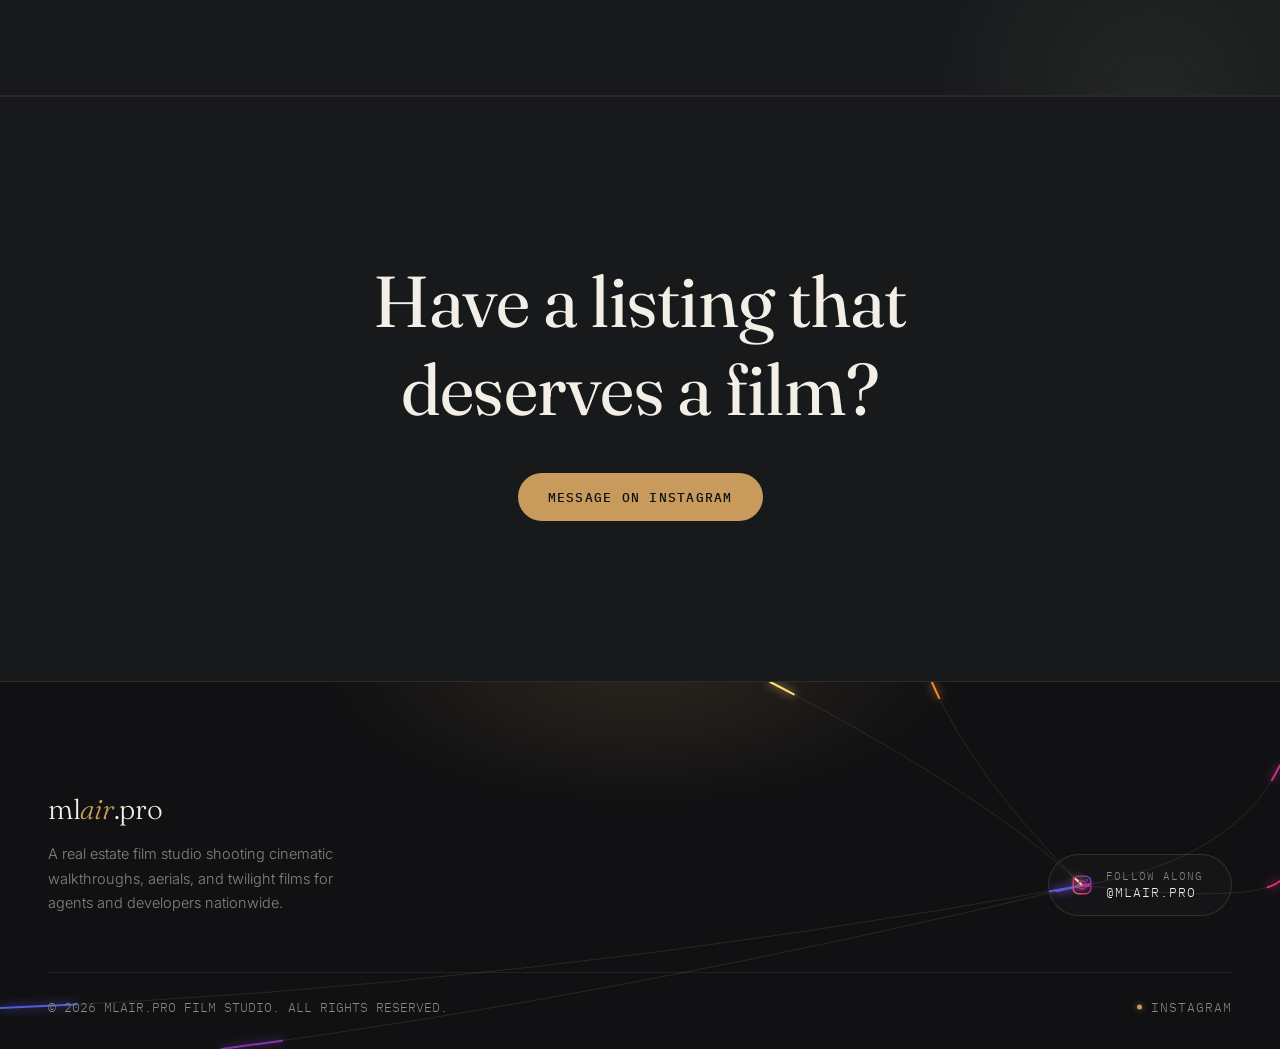
<file: mlair.pro/index.html>
<!DOCTYPE html>
<html lang="en">
<head>
<meta charset="UTF-8">
<meta name="viewport" content="width=device-width, initial-scale=1.0">
<title>mlair.pro</title>
<link rel="preconnect" href="https://fonts.googleapis.com">
<link href="https://fonts.googleapis.com/css2?family=Fraunces:ital,opsz,wght@0,9..144,300;0,9..144,400;0,9..144,500;1,9..144,400;1,9..144,500&family=Inter:wght@300;400;500;600&family=IBM+Plex+Mono:wght@400;500&display=swap" rel="stylesheet">
<style>
  :root{
    --bg:#111113;
    --bg-raise:#18191b;
    --line:rgba(243,239,231,0.12);
    --line-soft:rgba(243,239,231,0.07);
    --ivory:#f3efe7;
    --ivory-dim:#c9c3b6;
    --muted:#8c8579;
    --brass:#c89b5c;
    --brass-dim:#8c704a;
    --sage:#8fa98c;
  }
  *{margin:0;padding:0;box-sizing:border-box;}
  html{scroll-behavior:smooth;}
  body{
    background:var(--bg);
    color:var(--ivory);
    font-family:'Inter',sans-serif;
    font-weight:300;
    -webkit-font-smoothing:antialiased;
    overflow-x:hidden;
  }
  a{color:inherit;text-decoration:none;}
  img{display:block;max-width:100%;}
  .wrap{max-width:1360px;margin:0 auto;padding:0 48px;}
  .eyebrow{
    font-family:'IBM Plex Mono',monospace;
    font-size:12px;
    letter-spacing:0.18em;
    text-transform:uppercase;
    color:var(--brass);
    display:flex;align-items:center;gap:10px;
    text-shadow:0 2px 12px rgba(0,0,0,0.7);
  }
  .eyebrow .dot{width:6px;height:6px;background:var(--brass);border-radius:50%;
    box-shadow:0 0 0 3px rgba(200,155,92,0.18);}
  h1,h2,h3{font-family:'Fraunces',serif;font-weight:400;letter-spacing:-0.01em;}
  em{font-style:italic;color:var(--brass);}

  /* ---------- NAV ---------- */
  header{
    position:fixed;top:0;left:0;right:0;z-index:100;
    display:flex;align-items:center;justify-content:space-between;
    padding:26px 48px;
    transition:background .4s ease, padding .4s ease, border-color .4s ease;
    border-bottom:1px solid transparent;
  }
  header.scrolled{
    background:rgba(17,17,19,0.86);
    backdrop-filter:blur(10px);
    padding:16px 48px;
    border-bottom:1px solid var(--line-soft);
  }
  .logo{font-family:'Fraunces',serif;font-size:22px;letter-spacing:-0.01em;}
  .logo em{font-style:italic;color:var(--brass);}
  nav ul{list-style:none;display:flex;gap:40px;}
  nav a{
    font-size:12.5px;letter-spacing:0.12em;text-transform:uppercase;
    color:var(--ivory-dim);
    position:relative;
    padding-bottom:4px;
  }
  nav a::after{
    content:"";position:absolute;left:0;bottom:0;width:0;height:1px;
    background:var(--brass);transition:width .3s ease;
  }
  nav a:hover{color:var(--ivory);}
  nav a:hover::after{width:100%;}
  .nav-links{display:flex;align-items:center;gap:40px;}
  .cta-btn{
    font-family:'IBM Plex Mono',monospace;
    font-size:11.5px;letter-spacing:0.1em;text-transform:uppercase;
    border:1px solid var(--line);
    padding:11px 20px;border-radius:100px;
    display:flex;align-items:center;gap:8px;
    transition:border-color .3s ease, background .3s ease;
    white-space:nowrap;
  }
  .cta-btn:hover{border-color:var(--brass);background:rgba(200,155,92,0.08);}
  .cta-btn svg{width:11px;height:11px;}

  /* ---------- HERO ---------- */
  .hero{
    position:relative;min-height:100vh;
    display:flex;flex-direction:column;justify-content:flex-end;
    padding-bottom:0;
    overflow:hidden;
    z-index:0;
    isolation:isolate;
  }
  .hero-bg{
    position:absolute;inset:0;z-index:0;
    background:#0a0a0b;
  }
  .hero-bg video{
    position:absolute;inset:0;
    width:100%;height:100%;
    object-fit:cover;
    filter:saturate(0.9) contrast(1.05);
    z-index:0;
  }
  .hero-bg::after{
    content:"";
    position:absolute;inset:0;
    z-index:1;
    background:linear-gradient(180deg, rgba(6,10,15,0.88) 0%, rgba(7,12,17,0.68) 6%, rgba(8,13,17,0.46) 12%, rgba(9,13,16,0.26) 18%, rgba(9,13,15,0.14) 24%, rgba(10,11,12,0.1) 34%, rgba(10,10,11,0.15) 42%, rgba(10,10,11,0.25) 50%, rgba(10,10,11,0.4) 58%, rgba(10,10,11,0.6) 68%, rgba(10,10,11,0.82) 82%, rgba(10,10,11,0.97) 100%);
  }
  .hero-grain{
    position:absolute;inset:0;z-index:1;
    background-image:radial-gradient(rgba(255,255,255,0.035) 1px, transparent 1px);
    background-size:3px 3px;
    mix-blend-mode:overlay;
    pointer-events:none;
  }
  .rec-badge{
    position:absolute;top:110px;right:48px;z-index:3;
    font-family:'IBM Plex Mono',monospace;font-size:11px;letter-spacing:0.1em;
    color:var(--ivory);display:flex;align-items:center;gap:8px;
    background:rgba(10,10,11,0.55);
    backdrop-filter:blur(6px);
    border:1px solid rgba(243,239,231,0.14);
    padding:8px 14px;border-radius:100px;
    box-shadow:0 4px 18px rgba(0,0,0,0.4);
  }
  .rec-badge .dot{width:7px;height:7px;background:#e2604a;border-radius:50%;animation:blink 1.6s infinite;
    box-shadow:0 0 8px rgba(226,96,74,0.9);}
  @keyframes blink{0%,100%{opacity:1;}50%{opacity:0.25;}}

  .hero-inner{padding:180px 0 0;position:relative;z-index:2;}
  .hero-inner .eyebrow{margin-bottom:26px;}
  .hero h1{
    font-size:clamp(48px,7.2vw,108px);
    line-height:0.98;
    max-width:15ch;
    margin-bottom:34px;
    text-shadow:0 2px 24px rgba(0,0,0,0.55), 0 1px 2px rgba(0,0,0,0.8);
  }
  .rotating-word{
    display:inline-block;
    color:inherit;
    transition:opacity .9s ease-in-out;
  }
  .rest-fade{
    display:inline-block;
    transition:opacity .9s ease-in-out;
  }
  .hero-desc{
    max-width:560px;
    font-size:18px;line-height:1.6;
    color:var(--ivory-dim);
    font-weight:300;
    margin-bottom:64px;
    text-shadow:0 2px 16px rgba(0,0,0,0.6);
  }

  .meta-row{
    border-top:1px solid var(--line);
    display:grid;grid-template-columns:repeat(4,1fr);
  }
  .meta-item{
    padding:28px 0 44px;
    border-right:1px solid var(--line-soft);
  }
  .meta-item:last-child{border-right:none;}
  .meta-label{
    font-family:'IBM Plex Mono',monospace;font-size:11px;
    letter-spacing:0.14em;text-transform:uppercase;color:var(--muted);
    margin-bottom:10px;
  }
  .meta-value{font-family:'Fraunces',serif;font-size:30px;}
  .meta-value span{color:var(--brass);}

  /* ---------- SECTION SHELL ---------- */
  section{padding:140px 0;position:relative;}
  .section-head{
    display:flex;justify-content:space-between;align-items:flex-end;
    margin-bottom:64px;gap:40px;flex-wrap:wrap;
  }
  .section-head h2{font-size:clamp(32px,4vw,52px);max-width:12ch;}
  .section-head p{max-width:340px;color:var(--muted);font-size:15px;line-height:1.6;}
  .divider{height:1px;background:var(--line);width:100%;}

  /* ---------- SERVICES ---------- */
  .services{background:var(--bg-raise);border-top:1px solid var(--line-soft);border-bottom:1px solid var(--line-soft);position:relative;overflow:hidden;}
  .services::before{
    content:"";position:absolute;top:-30%;right:-6%;width:600px;height:600px;
    background:radial-gradient(circle, rgba(200,155,92,0.08) 0%, transparent 70%);
    pointer-events:none;
  }
  .service-grid{display:grid;grid-template-columns:repeat(4,1fr);gap:1px;border-top:1px solid var(--line);
    background:var(--line-soft);position:relative;z-index:1;}
  .service{
    padding:52px 32px 44px;
    position:relative;
    overflow:hidden;
    background:var(--bg-raise);
    transition:background .45s ease, transform .45s cubic-bezier(.16,1,.3,1);
  }
  .service::before{
    content:"";
    position:absolute;inset:0;
    background:radial-gradient(circle at 30% 0%, rgba(200,155,92,0.14) 0%, transparent 60%);
    opacity:0;
    transition:opacity .45s ease;
  }
  .service::after{
    content:attr(data-num);
    position:absolute;right:16px;bottom:6px;
    font-family:'Fraunces',serif;font-style:italic;font-size:86px;
    color:rgba(243,239,231,0.035);
    line-height:1;pointer-events:none;
    transition:color .45s ease, transform .5s cubic-bezier(.16,1,.3,1);
  }
  .service:hover{transform:translateY(-8px);}
  .service:hover::before{opacity:1;}
  .service:hover::after{color:rgba(200,155,92,0.12);transform:translateY(-4px);}
  .service-icon{
    width:44px;height:44px;
    margin-bottom:28px;
    color:var(--brass);
    opacity:0.95;
    position:relative;
    z-index:1;
    filter:drop-shadow(0 0 0 rgba(200,155,92,0));
    transition:filter .45s ease, transform .45s cubic-bezier(.16,1,.3,1);
  }
  .service:hover .service-icon{
    filter:drop-shadow(0 0 14px rgba(200,155,92,0.5));
    transform:scale(1.08) rotate(-4deg);
  }
  .service-icon svg{width:100%;height:100%;}
  .service .num{
    font-family:'IBM Plex Mono',monospace;font-size:12px;color:var(--brass-dim);
    margin-bottom:14px;display:block;
    letter-spacing:0.1em;
    position:relative;z-index:1;
  }
  .service h3{font-size:25px;margin-bottom:14px;font-weight:400;position:relative;z-index:1;}
  .service p{font-size:14.5px;color:var(--muted);line-height:1.65;position:relative;z-index:1;}

  /* ---------- PORTFOLIO ---------- */
  .portfolio-grid{display:grid;grid-template-columns:repeat(4,1fr);gap:36px;max-width:96%;margin:0 auto;}
  .port-card.horizontal{grid-column:span 2;aspect-ratio:16/8.6;}
  .port-card.vertical{grid-column:span 1;aspect-ratio:9/15;}
  .port-card{
    position:relative;border-radius:10px;overflow:hidden;
    cursor:pointer;
    background:#000;
    box-shadow:0 0 0 1px var(--line-soft), 0 18px 40px -20px rgba(0,0,0,0.7), 0 0 26px -8px rgba(200,155,92,0.35);
    transition:box-shadow .45s ease, transform .45s cubic-bezier(.16,1,.3,1);
  }
  .port-card:hover{
    box-shadow:0 0 0 1px rgba(200,155,92,0.5), 0 22px 46px -18px rgba(0,0,0,0.75), 0 0 40px -4px rgba(200,155,92,0.55);
    transform:translateY(-4px);
  }
  .port-card img{
    width:100%;height:100%;object-fit:cover;
    transition:transform 1.1s cubic-bezier(.16,1,.3,1), filter .6s ease;
    filter:saturate(0.85) brightness(0.82);
  }
  .port-card:hover img{transform:scale(1.06);filter:saturate(1) brightness(0.62);}
  .port-overlay{
    position:absolute;inset:0;
    display:flex;flex-direction:column;justify-content:flex-end;
    opacity:1;
  }
  .bracket{position:absolute;width:22px;height:22px;border-color:var(--ivory);
    opacity:1;}
  .bracket.tl{top:16px;left:16px;border-top:1.5px solid;border-left:1.5px solid;transform:translate(6px,6px);}
  .bracket.tr{top:16px;right:16px;border-top:1.5px solid;border-right:1.5px solid;transform:translate(-6px,6px);}
  .bracket.bl{bottom:16px;left:16px;border-bottom:1.5px solid;border-left:1.5px solid;transform:translate(6px,-6px);}
  .bracket.br{bottom:16px;right:16px;border-bottom:1.5px solid;border-right:1.5px solid;transform:translate(-6px,-6px);}
  .port-card:hover .bracket.tl,.port-card:hover .bracket.tr{transform:translate(0,0);}
  .port-card:hover .bracket.bl,.port-card:hover .bracket.br{transform:translate(0,0);}
  .play-btn{
    position:absolute;top:50%;left:50%;
    width:66px;height:66px;border-radius:50%;
    border:1px solid rgba(243,239,231,0.65);
    background:rgba(17,17,19,0.35);
    backdrop-filter:blur(3px);
    display:flex;align-items:center;justify-content:center;
    transform:translate(-50%,-50%) scale(0.92);
    opacity:0.9;
    transition:transform .4s cubic-bezier(.16,1,.3,1), opacity .4s ease, border-color .4s ease, background .4s ease;
  }
  .port-card:hover .play-btn{
    transform:translate(-50%,-50%) scale(1);
    opacity:1;
    border-color:var(--brass);
    background:rgba(200,155,92,0.18);
    box-shadow:0 0 30px rgba(200,155,92,0.4);
  }
  .play-btn svg{width:18px;height:18px;margin-left:3px;color:var(--ivory);}
  .port-bottom{
    position:relative;
    padding:34px 20px 16px;
    background:linear-gradient(180deg, rgba(10,10,11,0) 0%, rgba(10,10,11,0.55) 45%, rgba(10,10,11,0.92) 100%);
  }
  .port-bottom h4{font-family:'Fraunces',serif;font-size:18px;line-height:1.3;font-weight:400;color:var(--ivory);}

  /* ---------- THE SAUCE (formerly Gear) ---------- */
  .gear{position:relative;overflow:hidden;background:var(--bg-raise);border-top:1px solid var(--line-soft);border-bottom:1px solid var(--line-soft);}
  .gear::before{
    content:"";position:absolute;top:-20%;left:-10%;width:520px;height:520px;
    background:radial-gradient(circle, rgba(200,155,92,0.16) 0%, transparent 70%);
    filter:blur(10px);pointer-events:none;
  }
  .gear::after{
    content:"";position:absolute;bottom:-25%;right:-8%;width:460px;height:460px;
    background:radial-gradient(circle, rgba(143,169,140,0.10) 0%, transparent 70%);
    filter:blur(10px);pointer-events:none;
  }
  .gear-grid{display:grid;grid-template-columns:0.9fr 1.1fr;gap:80px;align-items:start;position:relative;z-index:1;}
  .gear-copy p{color:var(--muted);font-size:15.5px;line-height:1.75;margin-bottom:24px;max-width:44ch;}
  .gear-copy .headline-glow{
    position:relative;
    background:linear-gradient(120deg, var(--ivory) 40%, var(--brass) 60%, var(--ivory) 80%);
    background-size:220% auto;
    -webkit-background-clip:text;background-clip:text;color:transparent;
    animation:shine 6s linear infinite;
  }
  @keyframes shine{to{background-position:-220% center;}}
  .sauce-table{border-top:1px solid var(--line);position:relative;}
  .sauce-row{
    display:grid;grid-template-columns:34px 1fr;gap:20px;
    padding:24px 4px;border-bottom:1px solid var(--line-soft);
    transition:background .35s ease, padding-left .35s ease;
    position:relative;
  }
  .sauce-row:hover{background:rgba(200,155,92,0.05);padding-left:14px;}
  .sauce-row .idx{
    font-family:'IBM Plex Mono',monospace;font-size:12px;color:var(--brass);
    padding-top:3px;
  }
  .sauce-row h5{font-family:'Fraunces',serif;font-size:18px;font-weight:400;color:var(--ivory);margin-bottom:6px;}
  .sauce-row p{font-size:14px;color:var(--muted);line-height:1.6;max-width:48ch;}
  .sauce-row .glow-line{
    position:absolute;left:0;top:0;bottom:0;width:2px;background:var(--brass);
    box-shadow:0 0 10px rgba(200,155,92,0.7);
    transform:scaleY(0);transform-origin:top;
    transition:transform .4s cubic-bezier(.16,1,.3,1);
  }
  .sauce-row:hover .glow-line{transform:scaleY(1);}

  /* ---------- TESTIMONIAL ---------- */
  .testimonial{text-align:center;}
  .testimonial blockquote{
    font-family:'Fraunces',serif;font-style:italic;font-weight:400;
    font-size:clamp(24px,3.2vw,38px);line-height:1.4;max-width:900px;margin:0 auto 34px;color:var(--ivory);
  }
  .testimonial cite{font-style:normal;font-family:'IBM Plex Mono',monospace;font-size:12px;
    letter-spacing:0.1em;text-transform:uppercase;color:var(--muted);}

  /* ---------- CTA ---------- */
  .cta-section{
    background:var(--bg-raise);border-top:1px solid var(--line-soft);
    text-align:center;padding:160px 0;
  }
  .cta-section h2{font-size:clamp(36px,6vw,72px);max-width:16ch;margin:0 auto 40px;}
  .cta-buttons{display:flex;gap:18px;justify-content:center;flex-wrap:wrap;}
  .btn-solid{
    background:var(--brass);color:#111113;font-family:'IBM Plex Mono',monospace;
    font-size:12.5px;letter-spacing:0.1em;text-transform:uppercase;
    padding:16px 30px;border-radius:100px;font-weight:500;
    transition:transform .25s ease, box-shadow .25s ease;
  }
  .btn-solid:hover{transform:translateY(-2px);box-shadow:0 10px 30px rgba(200,155,92,0.25);}
  .btn-outline{
    border:1px solid var(--line);color:var(--ivory);font-family:'IBM Plex Mono',monospace;
    font-size:12.5px;letter-spacing:0.1em;text-transform:uppercase;
    padding:16px 30px;border-radius:100px;
    transition:border-color .25s ease;
  }
  .btn-outline:hover{border-color:var(--ivory);}

  /* ---------- FOOTER ---------- */
  footer{padding:110px 0 0;border-top:1px solid var(--line);position:relative;overflow:hidden;}
  footer > .wrap{position:relative;z-index:2;}
  footer::before{
    content:"";position:absolute;top:0;left:50%;width:640px;height:280px;
    background:radial-gradient(ellipse at center, rgba(200,155,92,0.14) 0%, transparent 70%);
    transform:translate(-50%,-55%);pointer-events:none;
    animation:footerBreathe 7s ease-in-out infinite;
  }
  @keyframes footerBreathe{
    0%,100%{opacity:0.55;transform:translate(-50%,-55%) scale(0.94);}
    50%{opacity:1;transform:translate(-50%,-55%) scale(1.08);}
  }
  .footer-main{
    display:flex;justify-content:space-between;align-items:flex-end;
    padding-bottom:56px;gap:40px;flex-wrap:wrap;
    position:relative;
  }
  .footer-brand .logo{margin-bottom:16px;display:inline-block;font-size:28px;position:relative;}
  .footer-brand .logo em{
    animation:emberBreathe 4s ease-in-out infinite;
    display:inline-block;
  }
  @keyframes emberBreathe{
    0%,100%{text-shadow:0 0 0 rgba(200,155,92,0);}
    50%{text-shadow:0 0 18px rgba(200,155,92,0.55);}
  }
  .footer-brand p{color:var(--muted);font-size:14.5px;line-height:1.7;max-width:36ch;}
  .footer-cta-line{display:flex;flex-direction:column;align-items:flex-end;gap:14px;}

  .ig-button{
    display:inline-flex;align-items:center;gap:13px;
    padding:15px 28px 15px 22px;border-radius:100px;
    border:1px solid var(--line);
    background:rgba(255,255,255,0.02);
    font-family:'IBM Plex Mono',monospace;font-size:12.5px;letter-spacing:0.08em;text-transform:uppercase;
    color:var(--ivory);
    position:relative;z-index:2;
    transition:transform .35s cubic-bezier(.16,1,.3,1), box-shadow .45s ease, border-color .45s ease;
  }
  .ig-button::before{
    content:"";position:absolute;inset:0;border-radius:100px;padding:1px;
    background:conic-gradient(from 180deg,#f58529,#dd2a7b,#8134af,#515bd4,#f58529);
    -webkit-mask:linear-gradient(#fff 0 0) content-box, linear-gradient(#fff 0 0);
    -webkit-mask-composite:xor;mask-composite:exclude;
    opacity:0;transition:opacity .45s ease;
    animation:igRotate 6s linear infinite paused;
  }
  .ig-button:hover{transform:translateY(-2px);box-shadow:0 14px 34px -10px rgba(221,42,123,0.4);}
  .ig-button:hover::before{opacity:1;animation-play-state:running;}
  @keyframes igRotate{to{filter:hue-rotate(360deg);}}
  .ig-icon{width:22px;height:22px;flex-shrink:0;}
  .ig-icon svg{width:100%;height:100%;}
  .ig-button-sub{display:flex;flex-direction:column;align-items:flex-start;line-height:1.3;}
  .ig-button-sub .ig-hand{color:var(--muted);font-size:10.5px;letter-spacing:0.1em;}
  .ig-button-sub .ig-name{color:var(--ivory);font-size:12.5px;}
  .footer-bottom{
    border-top:1px solid var(--line-soft);
    padding:26px 0 34px;
    display:flex;justify-content:space-between;align-items:center;flex-wrap:wrap;gap:16px;
  }
  .footer-bottom p{font-size:12.5px;color:var(--muted);font-family:'IBM Plex Mono',monospace;}
  .footer-socials{display:flex;gap:22px;align-items:center;position:relative;z-index:2;}
  .footer-socials a{font-size:12.5px;color:var(--muted);text-transform:uppercase;letter-spacing:0.08em;
    font-family:'IBM Plex Mono',monospace;transition:color .25s ease;position:relative;padding-left:14px;}
  .footer-socials a::before{
    content:"";position:absolute;left:0;top:50%;width:5px;height:5px;border-radius:50%;
    background:var(--brass);transform:translateY(-50%);
    animation:dotBreathe 3.2s ease-in-out infinite;
    box-shadow:0 0 6px rgba(200,155,92,0.6);
  }
  .footer-socials a:nth-child(2)::before{animation-delay:1.1s;}
  @keyframes dotBreathe{
    0%,100%{opacity:0.35;transform:translateY(-50%) scale(0.85);}
    50%{opacity:1;transform:translateY(-50%) scale(1.15);}
  }
  .footer-socials a:hover{color:var(--brass);}

  /* ---------- FOOTER CONVERGING LINES ---------- */
  .footer-lines-svg{
    position:absolute;inset:0;width:100%;height:100%;
    pointer-events:none;z-index:1;
    overflow:visible;
  }
  .footer-lines-svg .fl-base{
    fill:none;
    stroke:rgba(243,239,231,0.10);
    stroke-width:1;
    stroke-linecap:round;
  }
  .footer-lines-svg .fl-glow{
    fill:none;
    stroke-width:2;
    stroke-linecap:round;
    stroke-dasharray:7 90;
    animation:footerLineFlow linear infinite;
  }
  @keyframes footerLineFlow{
    to{stroke-dashoffset:-100;}
  }
  .footer-lines-svg circle{
    fill:var(--ivory);
    opacity:0;
    animation:footerPulseDot 3.2s ease-in-out infinite;
    filter:drop-shadow(0 0 8px rgba(221,42,123,0.8));
  }
  @keyframes footerPulseDot{
    0%,100%{opacity:0;r:1;}
    50%{opacity:0.95;r:4;}
  }

  /* ---------- PRELOADER ---------- */
  body.loading{overflow:hidden;}
  #preloader{
    position:fixed;inset:0;z-index:9999;
    background:var(--bg);
    display:flex;align-items:center;justify-content:center;
  }
  .preloader-logo{
    font-family:'Fraunces',serif;
    font-size:clamp(18px,3.3vw,35px);
    letter-spacing:-0.01em;
    color:var(--ivory);
    white-space:nowrap;
    display:inline-block;
    position:relative;
    overflow:hidden;
    clip-path:inset(0 100% 0 0);
  }
  .preloader-logo.play{
    animation:revealLogo 1s cubic-bezier(.65,0,.35,1) forwards;
  }
  .preloader-logo em{font-style:italic;color:var(--brass);}
  .preloader-logo::after{
    content:"";
    position:absolute;top:0;bottom:0;left:0;
    width:2px;background:var(--brass);
    box-shadow:0 0 12px 1px rgba(200,155,92,0.7);
    opacity:0;
  }
  .preloader-logo.play::after{
    animation:sweepLine 1s cubic-bezier(.65,0,.35,1) forwards;
  }
  @keyframes revealLogo{
    0%{clip-path:inset(0 100% 0 0);}
    100%{clip-path:inset(0 0% 0 0);}
  }
  @keyframes sweepLine{
    0%{left:0%;opacity:1;}
    96%{opacity:1;}
    100%{left:100%;opacity:0;}
  }

  /* ---------- INLINE CARD VIDEO ---------- */
  .port-card.playing .port-overlay,
  .port-card.playing img{
    opacity:0;
    pointer-events:none;
  }
  .port-card.playing{cursor:default;}
  .card-video-frame{
    position:absolute;inset:0;
    width:100%;height:100%;
    z-index:2;
    overflow:hidden;
    border-radius:8px !important;
  }
  .card-video-frame iframe{
    position:absolute !important;
    top:0;left:0;
    width:100% !important;
    height:100% !important;
    border:none !important;
  }
  .card-video-frame video{
    width:100%;height:100%;
    object-fit:cover;
    display:block;
  }
  .card-video-spinner{
    position:absolute;inset:0;z-index:3;
    display:flex;align-items:center;justify-content:center;
    pointer-events:none;
    opacity:0;
    transition:opacity .25s ease;
  }
  .card-video-spinner.show{opacity:1;}
  .card-video-spinner::after{
    content:"";
    width:34px;height:34px;
    border:2px solid rgba(243,239,231,0.25);
    border-top-color:var(--brass);
    border-radius:50%;
    animation:cardSpin .8s linear infinite;
  }
  @keyframes cardSpin{to{transform:rotate(360deg);}}

  @media (max-width:980px){
    .wrap{padding:0 24px;}
    header{padding:20px 24px;}
    .meta-row{grid-template-columns:repeat(2,1fr);}
    .meta-item:nth-child(2){border-right:none;}
    .service-grid{grid-template-columns:repeat(2,1fr);}
    .portfolio-grid{grid-template-columns:repeat(2,1fr);max-width:100%;}
    .port-card.horizontal{grid-column:span 2;}
    .port-card.vertical{grid-column:span 1;}
    .p-row{grid-template-columns:1fr;gap:8px;text-align:left;}
    .p-row .fmt{text-align:left;}
    .gear-grid{grid-template-columns:1fr;gap:40px;}
    .footer-main{flex-direction:column;align-items:flex-start;gap:28px;}
    .footer-cta-line{align-items:flex-start;}
  }
</style>
</head>
<body class="loading">

<div id="preloader">
  <div class="preloader-logo">ml<em>air</em>.pro</div>
</div>

<header id="siteHeader">
  <div class="logo">ml<em>air</em>.pro</div>
  <div class="nav-links">
    <nav>
      <ul>
        <li><a href="../index.html">Home</a></li>
      </ul>
    </nav>
    <a href="https://ig.me/m/mlair.pro" target="_blank" rel="noopener" class="cta-btn">Book a Shoot <svg viewBox="0 0 24 24" fill="none" stroke="currentColor" stroke-width="2"><path d="M7 17L17 7M17 7H7M17 7V17"/></svg></a>
  </div>
</header>

<section class="hero">
  <div class="hero-bg">
    <video autoplay muted loop playsinline preload="auto" poster="https://www.forbesglobalproperties.com/cdn-cgi/image/width=2400,height=1350,fit=scale-down,quality=60,gravity=auto,sharpen=1,metadata=none,format=auto/wp-content/uploads/2025/05/005-5361-30-Primosten-Luxury-villa-with-pool-and-a-sea-view-for-sale.jpg">
      <source src="https://pub-4763701b27b74954950e3ea987454171.r2.dev/GN_Tikos.mov" type="video/quicktime">
      <source src="https://pub-4763701b27b74954950e3ea987454171.r2.dev/GN_Tikos.mov" type="video/mp4">
    </video>
  </div>
  <div class="hero-grain"></div>
  <div class="rec-badge"><span class="dot"></span>REC · 4K/60</div>
  <div class="wrap hero-inner">
    <div class="eyebrow"><span class="dot"></span>AERIAL VIDEOGRAPHY · NATIONWIDE</div>
    <h1><span id="rotatingWord" class="rotating-word">Luxury</span> <span id="restText" class="rest-fade">inside <em>frames</em></span><span id="tailPad"></span></h1>
    <p class="hero-desc">Every property deserves a story, not just a video.</p>
  </div>
</section>



<section id="portfolio">
  <div class="wrap">
    <div class="section-head">
      <h2>Portfolio</h2>
      <p>A selection of films from the last few seasons, across coastal, urban, and estate properties.</p>
    </div>
    <div class="portfolio-grid">

     <div class="port-card horizontal" onclick="playInline(this, 'https://pub-4763701b27b74954950e3ea987454171.r2.dev/MAR_Development.mp4')">

       
<img src="/mlair.pro/CoverImages/MAR_Dev_1.jfif" alt="Aerial construction site, early phase">
       
       
       <div class="bracket tl"></div><div class="bracket tr"></div><div class="bracket bl"></div><div class="bracket br"></div>
        <div class="port-overlay">
          <div class="play-btn"><svg viewBox="0 0 24 24" fill="currentColor"><path d="M8 5v14l11-7z"/></svg></div>
          <div class="port-bottom">
            <h4>MAR Development Residence - Construction Early Phase</h4>
          </div>
        </div>
      </div>

      <div class="port-card horizontal" onclick="playInline(this, 'https://pub-4763701b27b74954950e3ea987454171.r2.dev/Mar_Development_V1.1.mp4')">
        <img src="/mlair.pro/CoverImages/MAR_Dev_2.jfif" alt="Aerial construction site, phase two">
        <div class="bracket tl"></div><div class="bracket tr"></div><div class="bracket bl"></div><div class="bracket br"></div>
        <div class="port-overlay">
          <div class="play-btn"><svg viewBox="0 0 24 24" fill="currentColor"><path d="M8 5v14l11-7z"/></svg></div>
          <div class="port-bottom">
            <h4>MAR Development Residence - Phase II of Construction</h4>
          </div>
        </div>
      </div>

      <div class="port-card horizontal" onclick="playInline(this, 'https://pub-4763701b27b74954950e3ea987454171.r2.dev/GeoSensors%20%5Bmlair.pro_V1.4%5D.mp4')">
        <img src="/mlair.pro/CoverImages/GEO_Sens.png" alt="Aerial sensor modelling site">
        <div class="bracket tl"></div><div class="bracket tr"></div><div class="bracket bl"></div><div class="bracket br"></div>
        <div class="port-overlay">
          <div class="play-btn"><svg viewBox="0 0 24 24" fill="currentColor"><path d="M8 5v14l11-7z"/></svg></div>
          <div class="port-bottom">
            <h4>3D Sensor Modelling / GeoMatrix</h4>
          </div>
        </div>
      </div>

      <div class="port-card horizontal" onclick="playInline(this, 'https://pub-4763701b27b74954950e3ea987454171.r2.dev/4K%20UltraHD.mp4')">
        <img src="/mlair.pro/CoverImages/EPOKA_Grad.png" alt="EPOKA University aerial campus view">
        <div class="bracket tl"></div><div class="bracket tr"></div><div class="bracket bl"></div><div class="bracket br"></div>
        <div class="port-overlay">
          <div class="play-btn"><svg viewBox="0 0 24 24" fill="currentColor"><path d="M8 5v14l11-7z"/></svg></div>
          <div class="port-bottom">
            <h4>EPOKA University - Commercial Video - Part I</h4>
          </div>
        </div>
      </div>

      <div class="port-card vertical" onclick="playInline(this, 'https://pub-4763701b27b74954950e3ea987454171.r2.dev/Epoka_got_Solar.mp4')">
        <img src="/mlair.pro/CoverImages/EPOKA_Solar.jpeg" alt="Aerial view of solar panels">
        <div class="bracket tl"></div><div class="bracket tr"></div><div class="bracket bl"></div><div class="bracket br"></div>
        <div class="port-overlay">
          <div class="play-btn"><svg viewBox="0 0 24 24" fill="currentColor"><path d="M8 5v14l11-7z"/></svg></div>
          <div class="port-bottom">
            <h4>EPOKA University got Solar</h4>
          </div>
        </div>
      </div>

      <div class="port-card vertical" onclick="playInline(this, 'https://pub-4763701b27b74954950e3ea987454171.r2.dev/Lambo_2.mp4')">
        <img src="/mlair.pro/CoverImages/Lambo.PNG" alt="Black supercar">
        <div class="bracket tl"></div><div class="bracket tr"></div><div class="bracket bl"></div><div class="bracket br"></div>
        <div class="port-overlay">
          <div class="play-btn"><svg viewBox="0 0 24 24" fill="currentColor"><path d="M8 5v14l11-7z"/></svg></div>
          <div class="port-bottom">
            <h4>Cinematic - Lamborghini</h4>
          </div>
        </div>
      </div>

      <div class="port-card vertical" onclick="playInline(this, 'https://pub-4763701b27b74954950e3ea987454171.r2.dev/VilatBregu.mp4')">
        <img src="/mlair.pro/CoverImages/VILAT_Bregu.png" alt="Bright living room interior">
        <div class="bracket tl"></div><div class="bracket tr"></div><div class="bracket bl"></div><div class="bracket br"></div>
        <div class="port-overlay">
          <div class="play-btn"><svg viewBox="0 0 24 24" fill="currentColor"><path d="M8 5v14l11-7z"/></svg></div>
          <div class="port-bottom">
            <h4>Bregu - Village and SPA</h4>
          </div>
        </div>
      </div>

      <div class="port-card vertical" onclick="playInline(this, 'https://pub-4763701b27b74954950e3ea987454171.r2.dev/Mercedes.mp4')">
        <img src="/mlair.pro/CoverImages/Mercedes.png" alt="Mercedes">
        <div class="bracket tl"></div><div class="bracket tr"></div><div class="bracket bl"></div><div class="bracket br"></div>
        <div class="port-overlay">
          <div class="play-btn"><svg viewBox="0 0 24 24" fill="currentColor"><path d="M8 5v14l11-7z"/></svg></div>
          <div class="port-bottom">
            <h4>140 Years/Places Mercedes Albania</h4>
          </div>
        </div>
      </div>

    </div>
  </div>
</section>

<section class="gear" id="gear">
  <div class="wrap gear-grid">
    <div class="gear-copy">
      <div class="eyebrow" style="margin-bottom:20px;"><span class="dot"></span>THE SERVICES</div>
      <h2 style="font-size:clamp(30px,3.6vw,44px);margin-bottom:22px;"><span class="headline-glow">Make it look good.</span></h2>
      <p>Not one gimmick, but a stack: the right camera in the air, the right software on the ground, and a turnaround fast enough to still matter when the listing goes live.</p>
      <p>Every property gets the same recipe, calibrated to its light and layout, so the result never feels templated.</p>
    </div>
    <div class="sauce-table">
      <div class="sauce-row">
        <div class="glow-line"></div>
        <span class="idx">01</span>
        <div>
          <h5>A blended capture technique</h5>
          <p>Aerial, gimbal, and handheld footage combined in a single pass, so a listing feels like one continuous film instead of stitched clips.</p>
        </div>
      </div>
      <div class="sauce-row">
        <div class="glow-line"></div>
        <span class="idx">02</span>
        <div>
          <h5>DJI 4K cinematic &amp; FPV drone</h5>
          <p>Slow, stabilized reveals for scale, and fast FPV passes for energy, on the same flight.</p>
        </div>
      </div>
      <div class="sauce-row">
        <div class="glow-line"></div>
        <span class="idx">03</span>
        <div>
          <h5>After Effects, Premiere, DaVinci &amp; Blender</h5>
          <p>Full-suite post production, from color grading to 3D compositing, so no shot is limited by what the camera alone captured.</p>
        </div>
      </div>
      <div class="sauce-row">
        <div class="glow-line"></div>
        <span class="idx">04</span>
        <div>
          <h5>AI-assisted workflow</h5>
          <p>AI integrated across editing and delivery to cut turnaround time without cutting corners on quality.</p>
        </div>
      </div>
      <div class="sauce-row">
        <div class="glow-line"></div>
        <span class="idx">05</span>
        <div>
          <h5>48-hour return, guaranteed</h5>
          <p>A finished film back in your hands within 48 hours of the shoot, ready for the listing to go live.</p>
        </div>
      </div>
    </div>
  </div>
</section>

<section class="cta-section" id="contact">
  <div class="wrap">
    <h2>Have a listing that deserves a film?</h2>
    <div class="cta-buttons">
      <a href="https://ig.me/m/mlair.pro" target="_blank" rel="noopener" class="btn-solid">Message on Instagram</a>
    </div>
  </div>
</section>

<footer>
  <svg class="footer-lines-svg" id="footerLines" preserveAspectRatio="none"></svg>
  <div class="wrap">
    <div class="footer-main">
      <div class="footer-brand">
        <div class="logo">ml<em>air</em>.pro</div>
        <p>A real estate film studio shooting cinematic walkthroughs, aerials, and twilight films for agents and developers nationwide.</p>
      </div>
      <div class="footer-cta-line">
        <a href="#" id="igTarget" class="ig-button">
          <span class="ig-icon">
            <svg viewBox="0 0 24 24" fill="none" xmlns="http://www.w3.org/2000/svg">
              <defs>
                <linearGradient id="igGradFooter" x1="0" y1="24" x2="24" y2="0" gradientUnits="userSpaceOnUse">
                  <stop offset="0" stop-color="#f58529"/>
                  <stop offset="0.35" stop-color="#dd2a7b"/>
                  <stop offset="0.65" stop-color="#8134af"/>
                  <stop offset="1" stop-color="#515bd4"/>
                </linearGradient>
              </defs>
              <rect x="2.5" y="2.5" width="19" height="19" rx="5.5" stroke="url(#igGradFooter)" stroke-width="1.6"/>
              <circle cx="12" cy="12" r="4.4" stroke="url(#igGradFooter)" stroke-width="1.6"/>
              <circle cx="17.4" cy="6.6" r="1.15" fill="url(#igGradFooter)"/>
            </svg>
          </span>
          <span class="ig-button-sub">
            <span class="ig-hand">Follow along</span>
            <span class="ig-name">@mlair.pro</span>
          </span>
        </a>
      </div>
    </div>
    <div class="footer-bottom">
      <p>© 2026 MLAIR.PRO FILM STUDIO. ALL RIGHTS RESERVED.</p>
      <div class="footer-socials">
        <a href="https://instagram.com/mlair.pro" target="_blank" rel="noopener">Instagram</a>
      </div>
    </div>
  </div>
</footer>

<script>
  function playInline(card, videoUrl){
    if (card.classList.contains('playing')) return;
    card.classList.add('playing');
    card.removeAttribute('onclick');

    const wrapper = document.createElement('div');
    wrapper.className = 'card-video-frame';

    const spinner = document.createElement('div');
    spinner.className = 'card-video-spinner';

    const video = document.createElement('video');
    video.src = videoUrl;
    video.autoplay = true;
    video.controls = true;
    video.preload = 'auto';
    video.setAttribute('playsinline', '');
    video.disablePictureInPicture = true;
    video.controlsList = 'nodownload noremoteplayback nofullscreen';

    video.addEventListener('waiting', () => spinner.classList.add('show'));
    video.addEventListener('playing', () => spinner.classList.remove('show'));
    video.addEventListener('canplay', () => spinner.classList.remove('show'));

    wrapper.appendChild(video);
    wrapper.appendChild(spinner);
    card.appendChild(wrapper);

    video.play().catch(() => {
      // Browser rejected unmuted autoplay - fall back to muted so playback still starts.
      video.muted = true;
      video.play().catch(() => {});
    });
  }
</script>

<script>
  function hidePreloader(){
    const el = document.getElementById('preloader');
    if (!el || el.dataset.hiding === 'true') return;
    el.dataset.hiding = 'true';
    el.style.pointerEvents = 'none';
    document.body.classList.remove('loading');
    const duration = 800;
    let start = null;
    function step(ts){
      if (!start) start = ts;
      const p = Math.min((ts - start) / duration, 1);
      el.style.opacity = String(1 - p);
      if (p < 1){
        requestAnimationFrame(step);
      } else {
        el.style.display = 'none';
      }
    }
    requestAnimationFrame(step);
  }
  function startIntro(){
    const logo = document.querySelector('.preloader-logo');
    logo.classList.add('play');
    setTimeout(hidePreloader, 1500);
  }
  const fontsReady = (document.fonts && document.fonts.ready) ? document.fonts.ready : Promise.resolve();
  const safetyTimeout = new Promise(resolve => setTimeout(resolve, 300));
  Promise.race([fontsReady, safetyTimeout]).then(startIntro);
  setTimeout(hidePreloader, 4000);

  const rotatingWords = ['Luxury', 'Progress', 'Vibe'];
  let rotatingIndex = 0;
  const rotatingEl = document.getElementById('rotatingWord');
  const restTextEl = document.getElementById('restText');
  const tailPadEl = document.getElementById('tailPad');
  let rotatingTargetWidth = 0;

  function measureWordWidth(word){
    const probe = document.createElement('span');
    probe.style.position = 'absolute';
    probe.style.visibility = 'hidden';
    probe.style.whiteSpace = 'nowrap';
    probe.style.font = window.getComputedStyle(rotatingEl).font;
    probe.textContent = word;
    document.body.appendChild(probe);
    const w = probe.offsetWidth;
    document.body.removeChild(probe);
    return w;
  }

  function refreshTailPad(){
    const widths = rotatingWords.map(measureWordWidth);
    rotatingTargetWidth = Math.max(...widths);
    tailPadEl.style.display = 'inline-block';
    tailPadEl.style.width = (rotatingTargetWidth - widths[rotatingIndex]) + 'px';
  }

  refreshTailPad();
  if (document.fonts && document.fonts.ready){
    document.fonts.ready.then(refreshTailPad);
  }
  window.addEventListener('resize', refreshTailPad);

  function cycleRotatingWord(){
    const STAGGER = 200;
    const FADE = 900;

    rotatingEl.style.transitionDelay = '0ms';
    restTextEl.style.transitionDelay = STAGGER + 'ms';
    rotatingEl.style.opacity = '0';
    restTextEl.style.opacity = '0';

    setTimeout(() => {
      rotatingIndex = (rotatingIndex + 1) % rotatingWords.length;
      rotatingEl.textContent = rotatingWords[rotatingIndex];
      refreshTailPad();

      restTextEl.style.transitionDelay = '0ms';
      rotatingEl.style.transitionDelay = STAGGER + 'ms';
      requestAnimationFrame(() => {
        restTextEl.style.opacity = '1';
        rotatingEl.style.opacity = '1';
      });
    }, STAGGER + FADE);
  }

  setInterval(cycleRotatingWord, 15000);

  const header = document.getElementById('siteHeader');
  window.addEventListener('scroll', () => {
    if (window.scrollY > 40) header.classList.add('scrolled');
    else header.classList.remove('scrolled');
  });
</script>

<script>
  // Converging lines toward the Instagram button in the footer
  (function(){
    const svg = document.getElementById('footerLines');
    const footerEl = document.querySelector('footer');
    const target = document.getElementById('igTarget');
    if (!svg || !footerEl || !target) return;

    const igColors = ['#f58529', '#dd2a7b', '#8134af', '#515bd4', '#feda75', '#c92e8d'];
    const NUM_LINES = 6;

    function drawLines(){
      const fRect = footerEl.getBoundingClientRect();
      const iconEl = target.querySelector('.ig-icon') || target;
      const tRect = iconEl.getBoundingClientRect();

      const width = fRect.width;
      const height = fRect.height;
      svg.setAttribute('viewBox', `0 0 ${width} ${height}`);
      svg.innerHTML = '';

      // endpoint: center of the Instagram icon, relative to footer
      const endX = (tRect.left - fRect.left) + tRect.width / 2;
      const endY = (tRect.top - fRect.top) + tRect.height / 2;

      // Origin points scattered around the footer's perimeter
      const origins = [];
      for (let i = 0; i < NUM_LINES; i++){
        const edge = i % 4;
        let x, y;
        if (edge === 0){ x = Math.random() * width; y = 0; }
        else if (edge === 1){ x = width; y = Math.random() * height; }
        else if (edge === 2){ x = Math.random() * width; y = height; }
        else { x = 0; y = Math.random() * height; }
        origins.push({x, y});
      }

      origins.forEach((o, i) => {
        const midX = (o.x + endX) / 2 + (Math.random() - 0.5) * 160;
        const midY = (o.y + endY) / 2 + (Math.random() - 0.5) * 100;
        const d = `M ${o.x} ${o.y} Q ${midX} ${midY} ${endX} ${endY}`;

        // faint solid base line, always visible
        const base = document.createElementNS('http://www.w3.org/2000/svg', 'path');
        base.setAttribute('d', d);
        base.setAttribute('class', 'fl-base');
        svg.appendChild(base);

        // traveling colored glow riding along the same line
        const glow = document.createElementNS('http://www.w3.org/2000/svg', 'path');
        glow.setAttribute('d', d);
        glow.setAttribute('pathLength', '100');
        glow.setAttribute('class', 'fl-glow');
        const color = igColors[i % igColors.length];
        glow.style.stroke = color;
        glow.style.filter = `drop-shadow(0 0 5px ${color})`;
        const duration = 3.2 + Math.random() * 2.2;
        const delay = -Math.random() * duration; // stagger start position
        glow.style.animationDuration = `${duration}s`;
        glow.style.animationDelay = `${delay}s`;
        svg.appendChild(glow);
      });

      const dot = document.createElementNS('http://www.w3.org/2000/svg', 'circle');
      dot.setAttribute('cx', endX);
      dot.setAttribute('cy', endY);
      dot.setAttribute('r', '3');
      svg.appendChild(dot);
    }

    drawLines();
    let resizeTimer;
    window.addEventListener('resize', () => {
      clearTimeout(resizeTimer);
      resizeTimer = setTimeout(drawLines, 150);
    });
    if (document.fonts && document.fonts.ready){
      document.fonts.ready.then(drawLines);
    }
  })();
</script>

</body>
</html>
</file>
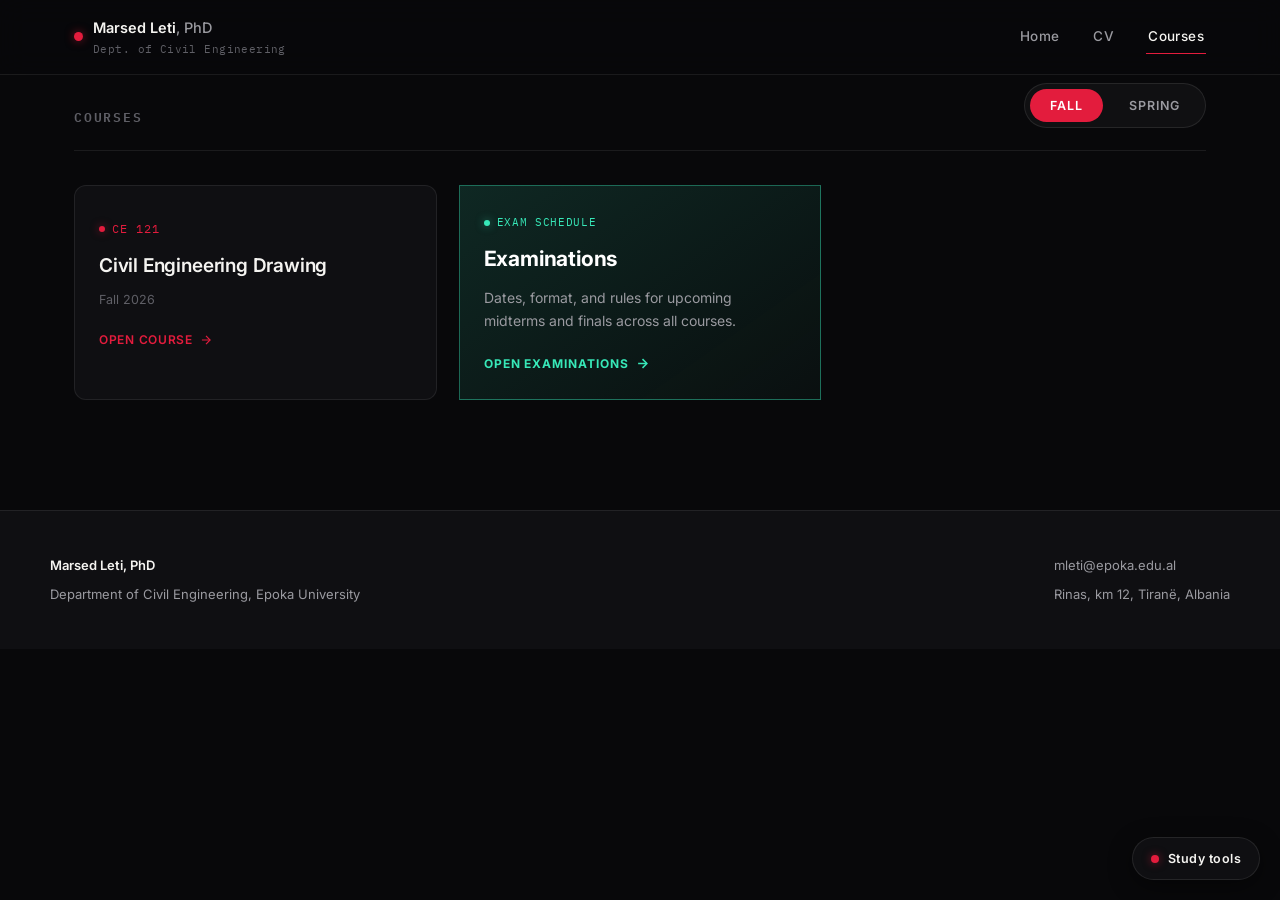
<file: academic/courses.html>
<!DOCTYPE html>
<html lang="en">
<head>
<meta charset="UTF-8">
<meta name="viewport" content="width=device-width, initial-scale=1.0">
<title>Courses — Marsed Leti</title>
<link rel="stylesheet" href="assets/style.css">
</head>
<body>

<div id="progress"></div>

<nav class="site-nav">
  <div class="nav-inner">
    <a href="index.html" class="brand">
      <span class="brand-mark"></span>
      <span>Marsed Leti<span class="phd">, PhD</span><small>Dept. of Civil Engineering</small></span>
    </a>
    <div class="nav-links" id="navLinks">
      <a href="../index.html">Home</a>
      <a href="index.html">CV</a>
      <a href="courses.html" class="active">Courses</a>
    </div>
    <button class="nav-toggle" id="navToggle" aria-label="Open menu" aria-expanded="false"></button>
  </div>
  <div class="mobile-menu" id="mobileMenu">
      <a href="../index.html">Home</a>
      <a href="index.html">CV</a>
      <a href="courses.html" class="active">Courses</a>
  </div>
</nav>

<main>

  <section class="section reveal" id="courses-section">
    <div class="section-head">
      <h2>Courses</h2>
      <div>
        <div class="term-toggle" id="termToggle">
          <button data-term="fall">Fall</button>
          <button data-term="spring">Spring</button>
        </div>
      </div>
    </div>

    <div class="course-grid" id="courseGrid">
      <a href="examination.html" class="exam-card">
        <span class="cat-dot"><span class="d"></span>Exam Schedule</span>
        <h3>Examinations</h3>
        <div class="desc">Dates, format, and rules for upcoming midterms and finals across all courses.</div>
        <div class="go">Open examinations <svg width="15" height="15" viewBox="0 0 24 24" fill="none" stroke="currentColor" stroke-width="2.4"><line x1="5" y1="12" x2="19" y2="12"/><polyline points="12 5 19 12 12 19"/></svg></div>
      </a>
    </div>
  </section>

</main>

<footer>
  <div class="footer-inner">
    <div>
      <div class="fbrand">Marsed Leti, PhD</div>
      <div>Department of Civil Engineering, Epoka University</div>
    </div>
    <div>
      <div><a href="mailto:mleti@epoka.edu.al">mleti@epoka.edu.al</a></div>
      <div style="margin-top:8px;">Rinas, km 12, Tiranë, Albania</div>
    </div>
  </div>
</footer>

<script src="assets/nav.js"></script>
<script src="assets/courses.js"></script>
<script src="assets/course-render.js"></script>
<script src="assets/home.js"></script>
<script src="assets/study-widget.js"></script>
</body>
</html>
</file>
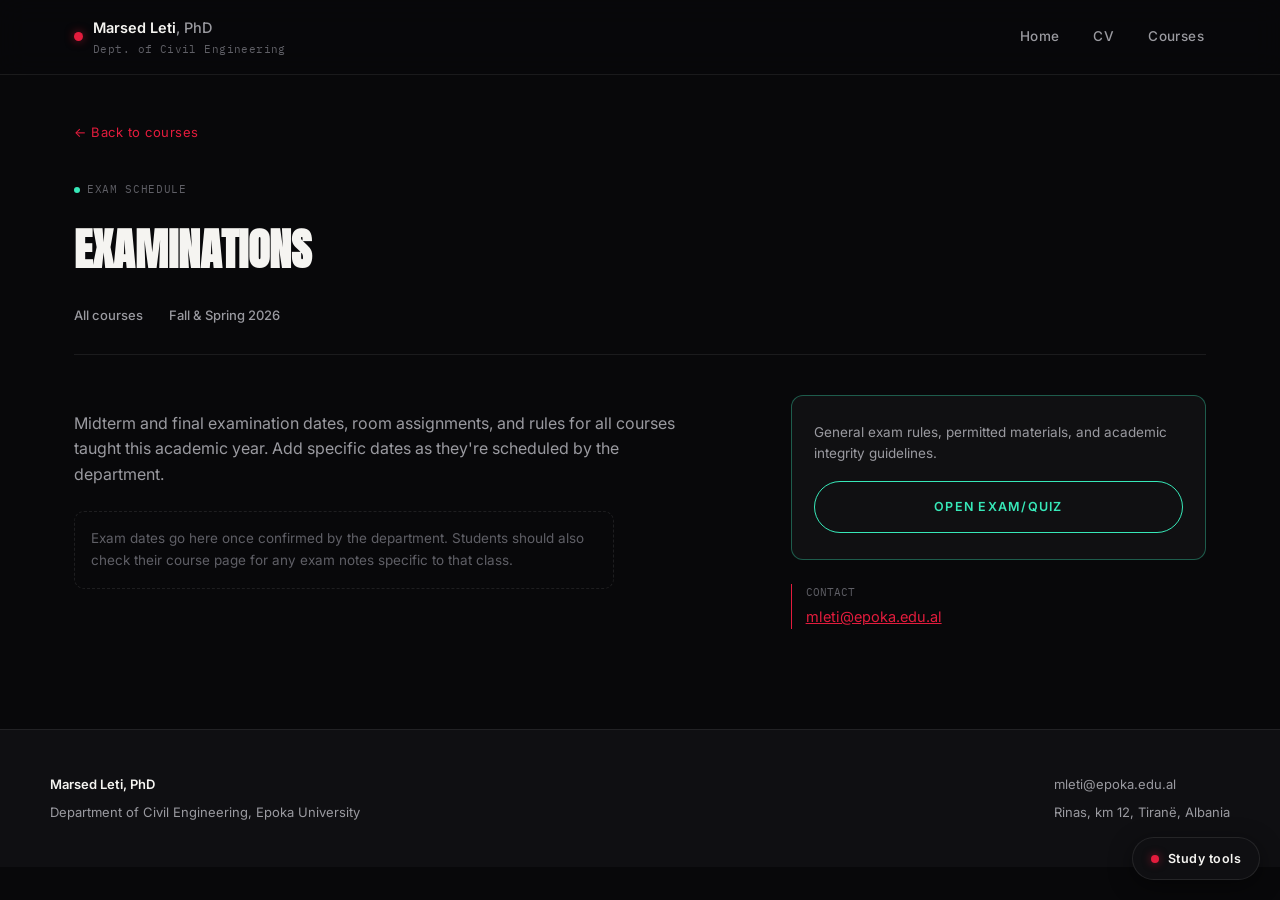
<file: academic/examination.html>
<!DOCTYPE html>
<html lang="en">
<head>
<meta charset="UTF-8">
<meta name="viewport" content="width=device-width, initial-scale=1.0">
<title>Examinations — Marsed Leti</title>
<link rel="stylesheet" href="assets/style.css">
</head>
<body>

<div id="progress"></div>

<nav class="site-nav">
  <div class="nav-inner">
    <a href="index.html" class="brand">
      <span class="brand-mark"></span>
      <span>Marsed Leti<span class="phd">, PhD</span><small>Dept. of Civil Engineering</small></span>
    </a>
    <div class="nav-links" id="navLinks">
      <a href="../index.html">Home</a>
      <a href="index.html">CV</a>
      <a href="courses.html">Courses</a>
    </div>
    <button class="nav-toggle" id="navToggle" aria-label="Open menu" aria-expanded="false"></button>
  </div>
  <div class="mobile-menu" id="mobileMenu">
      <a href="../index.html">Home</a>
      <a href="index.html">CV</a>
      <a href="courses.html">Courses</a>
  </div>
</nav>

<section class="course-page">
  <a href="courses.html" class="back-link">&larr; Back to courses</a>
  <div class="cp-head">
    <span class="cat-dot"><span class="d" style="background:var(--exam)"></span>Exam Schedule</span>
    <h1>Examinations</h1>
    <div class="cp-meta">
      <div><strong>All courses</strong></div>
      <div><strong>Fall &amp; Spring <span data-year>&nbsp;</span></strong></div>
    </div>
  </div>
  <div class="cp-body">
    <div>
      <p class="cp-desc">Midterm and final examination dates, room assignments, and rules for all courses taught this academic year. Add specific dates as they're scheduled by the department.</p>
      <div class="cp-note">Exam dates go here once confirmed by the department. Students should also check their course page for any exam notes specific to that class.</div>
    </div>
    <div class="cp-side">
      <div class="drive-card exam">
        <p>General exam rules, permitted materials, and academic integrity guidelines.</p>
        <a href="https://script.google.com/macros/s/AKfycbzZZWjnFb8e1k7WgXOeCzPdFe4PM2ZqIsS2x6XYW--TjRKLOsHsC-QC0CFb9MXPzeGn9g/exec" target="_blank" rel="noopener" class="pill" style="width:100%; justify-content:center; display:flex; border-color:var(--exam); color:var(--exam);">Open exam/quiz</a>
      </div>
      <div class="side-fact"><div class="k">CONTACT</div><div class="v"><a href="mailto:mleti@epoka.edu.al" style="color:var(--red);">mleti@epoka.edu.al</a></div></div>
    </div>
  </div>
</section>

<footer>
  <div class="footer-inner">
    <div>
      <div class="fbrand">Marsed Leti, PhD</div>
      <div>Department of Civil Engineering, Epoka University</div>
    </div>
    <div>
      <div><a href="mailto:mleti@epoka.edu.al">mleti@epoka.edu.al</a></div>
      <div style="margin-top:8px;">Rinas, km 12, Tiranë, Albania</div>
    </div>
  </div>
</footer>

<script src="assets/nav.js"></script>
<script src="assets/study-widget.js"></script>
</body>
</html>
</file>
<file: academic/assets/style.css>
@import url('https://fonts.googleapis.com/css2?family=Anton&family=Inter:wght@400;500;600&family=IBM+Plex+Mono:wght@400;500&display=swap');

:root{
  --void:#08080A;
  --panel:#0F0F12;
  --glass:rgba(255,255,255,0.035);
  --glass-border:rgba(255,255,255,0.09);
  --line:rgba(255,255,255,0.08);
  --white:#F5F4F1;
  --gray:#9A9AA0;
  --gray-dim:#5F5F66;
  --red:#E31C3D;
  --red-glow:rgba(227,28,61,0.55);
  --gold:#E8B33D;
  --gold-glow:rgba(232,179,61,0.45);
  --exam:#37E8B8;
  --exam-glow:rgba(55,232,184,0.5);
  --maxw:1180px;
}
*{box-sizing:border-box;}
html{scroll-behavior:smooth;}
body{ margin:0; background:var(--void); color:var(--white); font-family:'Inter', sans-serif; line-height:1.6; -webkit-font-smoothing:antialiased; }
h1,h2,h3{ font-family:'Inter', sans-serif; font-weight:600; margin:0; letter-spacing:-0.01em; }
.display{ font-family:'Anton', sans-serif; font-weight:400; text-transform:uppercase; letter-spacing:0.005em; }
a{ color:inherit; }
button{ font-family:inherit; }
.mono{ font-family:'IBM Plex Mono', monospace; }
.eyebrow{ font-family:'IBM Plex Mono', monospace; font-size:12px; letter-spacing:0.14em; text-transform:uppercase; color:var(--gray); }
:focus-visible{ outline:2px solid var(--red); outline-offset:3px; }
@media (prefers-reduced-motion: reduce){ *{ animation-duration:0.001ms !important; animation-iteration-count:1 !important; transition-duration:0.001ms !important; scroll-behavior:auto !important; } }

#progress{ position:fixed; top:0; left:0; height:2px; background:var(--red); width:0%; z-index:200; box-shadow:0 0 10px var(--red-glow); transition:width 0.1s linear; }

.site-nav{ position:sticky; top:0; z-index:100; background:rgba(8,8,10,0.7); backdrop-filter:blur(14px); -webkit-backdrop-filter:blur(14px); border-bottom:1px solid var(--line); }
.nav-inner{ max-width:var(--maxw); margin:0 auto; display:flex; align-items:center; justify-content:space-between; padding:16px 24px; }
.brand{ display:flex; align-items:center; gap:10px; text-decoration:none; font-size:14.5px; font-weight:600; color:var(--white); }
.brand-mark{ width:9px; height:9px; border-radius:50%; background:var(--red); box-shadow:0 0 10px var(--red-glow); flex:none; }
.brand .phd{ color:var(--gray); font-weight:500; }
.brand small{ display:block; font-family:'IBM Plex Mono', monospace; font-weight:400; font-size:10.5px; color:var(--gray-dim); margin-top:2px; letter-spacing:0.04em; }
.nav-links{ display:flex; gap:30px; align-items:center; }
.nav-links a{ text-decoration:none; color:var(--gray); font-size:13.5px; font-weight:500; letter-spacing:0.03em; padding:6px 2px; border-bottom:1px solid transparent; cursor:pointer; transition:color 0.2s, border-color 0.2s; }
.nav-links a:hover, .nav-links a.active{ color:var(--white); border-bottom-color:var(--red); }
.nav-toggle{ display:none; background:none; border:1px solid var(--glass-border); color:var(--white); width:38px; height:36px; border-radius:50%; cursor:pointer; position:relative; }
.nav-toggle span, .nav-toggle::before, .nav-toggle::after{ content:''; position:absolute; left:10px; right:10px; height:1.4px; background:var(--white); }
.nav-toggle::before{ top:13px; } .nav-toggle span{ top:17.5px; } .nav-toggle::after{ top:22px; }
.mobile-menu{ display:none; flex-direction:column; background:var(--panel); border-top:1px solid var(--line); padding:8px 24px 18px; }
.mobile-menu a{ color:var(--gray); text-decoration:none; padding:14px 2px; border-bottom:1px solid var(--line); font-size:15px; }
.mobile-menu.open{ display:flex; }
@media (max-width:780px){ .nav-links{ display:none; } .nav-toggle{ display:block; } }

/* ---------- PAGE LEDE (compact name heading, replaces old hero) ---------- */
.page-lede{ max-width:var(--maxw); margin:0 auto; padding:34px 24px 6px; }
.page-lede h1{ font-size:clamp(30px,5.2vw,54px); margin-top:10px; }

@keyframes blip{ 0%,100%{ opacity:1; } 50%{ opacity:0.4; } }
.lab{ font-family:'IBM Plex Mono', monospace; font-size:10.5px; letter-spacing:0.14em; color:var(--gray-dim); text-align:center; }
.status-row{ display:flex; align-items:center; justify-content:center; gap:10px; margin-top:12px; }
.status-dot{ width:9px; height:9px; border-radius:50%; background:var(--red); box-shadow:0 0 8px var(--red-glow); animation:blip 2s infinite; flex:none; }
#greetText{ font-size:14px; font-weight:600; }
#dayDate{ font-family:'IBM Plex Mono', monospace; font-size:11.5px; color:var(--gray); text-align:center; margin-top:6px; display:block; }
#clockTime{ font-family:'IBM Plex Mono', monospace; font-size:12px; color:var(--gray); text-align:center; margin-top:2px; display:block; }
.day-track{ position:relative; height:3px; background:rgba(255,255,255,0.1); border-radius:999px; margin-top:14px; }
.day-fill{ position:absolute; left:0; top:0; bottom:0; background:var(--red); border-radius:999px; box-shadow:0 0 6px var(--red-glow); }

/* ---------- FLOATING STUDY WIDGET ---------- */
.study-widget{ position:fixed; right:20px; bottom:20px; z-index:300; display:flex; flex-direction:column; align-items:flex-end; gap:12px; font-family:'Inter', sans-serif; }
.widget-fab{ display:flex; align-items:center; gap:9px; background:var(--panel); border:1px solid var(--glass-border); color:var(--white); padding:13px 18px; border-radius:999px; cursor:pointer; box-shadow:0 6px 24px rgba(0,0,0,0.45); transition:box-shadow 0.2s, transform 0.2s; }
.widget-fab:hover{ box-shadow:0 6px 28px rgba(227,28,61,0.28); transform:translateY(-1px); }
.widget-fab-dot{ width:8px; height:8px; border-radius:50%; background:var(--red); box-shadow:0 0 8px var(--red-glow); animation:blip 2s infinite; flex:none; }
.widget-fab-label{ font-size:12.5px; font-weight:600; letter-spacing:0.04em; }
.study-widget.expanded .widget-fab{ display:none; }
.study-widget:not(.expanded) .widget-panel{ display:none; }

.widget-panel{ width:300px; max-width:calc(100vw - 40px); background:var(--panel); border:1px solid var(--glass-border); border-radius:18px; box-shadow:0 16px 50px rgba(0,0,0,0.55); overflow:hidden; backdrop-filter:blur(16px); -webkit-backdrop-filter:blur(16px); }
.widget-head{ display:flex; align-items:center; justify-content:space-between; padding:10px 8px 10px 14px; border-bottom:1px solid var(--line); }
.widget-tabs{ display:flex; gap:2px; overflow-x:auto; scrollbar-width:none; }
.widget-tabs::-webkit-scrollbar{ display:none; }
.wtab{ border:none; background:transparent; color:var(--gray-dim); font-size:11.5px; font-weight:600; letter-spacing:0.04em; text-transform:uppercase; padding:7px 10px; border-radius:8px; cursor:pointer; white-space:nowrap; transition:background 0.2s, color 0.2s; }
.wtab.active{ background:rgba(227,28,61,0.14); color:var(--white); }
.widget-collapse{ border:none; background:transparent; color:var(--gray-dim); font-size:18px; line-height:1; width:28px; height:28px; border-radius:50%; cursor:pointer; flex:none; transition:background 0.2s, color 0.2s; }
.widget-collapse:hover{ background:rgba(255,255,255,0.06); color:var(--white); }

.widget-body{ overflow:hidden; touch-action:pan-y; }
.widget-track{ display:flex; transition:transform 0.32s cubic-bezier(.2,.7,.2,1); }
.wpage{ flex:0 0 100%; width:100%; box-sizing:border-box; padding:18px 18px 16px; }

.widget-dots{ display:flex; justify-content:center; gap:6px; padding:0 0 14px; }
.wdot{ width:6px; height:6px; border-radius:50%; background:var(--glass-border); cursor:pointer; transition:background 0.2s, transform 0.2s; }
.wdot.active{ background:var(--red); box-shadow:0 0 6px var(--red-glow); transform:scale(1.2); }

/* clock tab reuses .lab / .status-row / #greetText / #dayDate / #clockTime / .day-track above */

/* timer tab */
.wtimer-mode{ display:flex; gap:6px; background:var(--glass); border:1px solid var(--glass-border); padding:4px; border-radius:999px; margin-bottom:16px; }
.wmode{ flex:1; border:none; background:transparent; color:var(--gray); font-size:11px; font-weight:600; letter-spacing:0.05em; text-transform:uppercase; padding:8px 6px; border-radius:999px; cursor:pointer; transition:background 0.2s, color 0.2s; }
.wmode.active{ background:var(--red); color:#fff; }
.wtimer-display{ font-size:38px; text-align:center; letter-spacing:0.02em; margin-bottom:14px; color:var(--white); }
.wtimer-presets{ display:grid; grid-template-columns:repeat(4,1fr); gap:6px; margin-bottom:10px; }
.wtimer-presets button{ border:1px solid var(--glass-border); background:var(--glass); color:var(--gray); font-size:11.5px; font-weight:600; padding:8px 0; border-radius:8px; cursor:pointer; transition:border-color 0.2s, color 0.2s; }
.wtimer-presets button:hover, .wtimer-presets button.active{ border-color:var(--red); color:var(--white); }
.wtimer-custom{ display:flex; gap:6px; margin-bottom:14px; }
.wtimer-custom input{ flex:1; min-width:0; background:var(--glass); border:1px solid var(--glass-border); color:var(--white); border-radius:8px; padding:8px 10px; font-size:12.5px; font-family:inherit; }
.wtimer-custom button{ border:1px solid var(--glass-border); background:transparent; color:var(--gray); font-size:11.5px; font-weight:600; padding:0 14px; border-radius:8px; cursor:pointer; }
.wtimer-controls{ display:flex; gap:8px; margin-bottom:10px; }
.wbtn-primary{ flex:1; border:1px solid var(--red); background:var(--red); color:#fff; font-size:12.5px; font-weight:700; letter-spacing:0.04em; text-transform:uppercase; padding:11px 0; border-radius:9px; cursor:pointer; transition:opacity 0.2s; }
.wbtn-primary:hover{ opacity:0.9; }
.wtimer-controls button:not(.wbtn-primary){ flex:1; border:1px solid var(--glass-border); background:transparent; color:var(--gray); font-size:12.5px; font-weight:600; padding:11px 0; border-radius:9px; cursor:pointer; }
.wtimer-status{ font-size:12px; color:var(--gray-dim); text-align:center; min-height:16px; }
.wtimer-status.alarm{ color:var(--red); font-weight:600; animation:blip 0.8s infinite; }

/* notes tab */
.wnotes{ width:100%; min-height:150px; background:var(--glass); border:1px solid var(--glass-border); color:var(--white); border-radius:10px; padding:12px; font-family:inherit; font-size:13px; line-height:1.55; resize:vertical; }
.wnotes:focus{ border-color:var(--red); }
.wnotes-status{ font-size:11px; color:var(--gray-dim); margin-top:8px; text-align:right; transition:opacity 0.3s; }

/* calculator tab */
.wcalc-display{ background:var(--glass); border:1px solid var(--glass-border); border-radius:10px; padding:16px 14px; font-size:26px; text-align:right; margin-bottom:10px; overflow-x:auto; white-space:nowrap; }
.wcalc-grid{ display:grid; grid-template-columns:repeat(4,1fr); gap:6px; }
.wcalc-btn{ border:1px solid var(--glass-border); background:var(--glass); color:var(--white); font-size:15px; font-weight:500; padding:12px 0; border-radius:9px; cursor:pointer; transition:background 0.15s, border-color 0.15s; }
.wcalc-btn:hover{ border-color:var(--gray-dim); }
.wcalc-btn.wcalc-op{ background:rgba(227,28,61,0.14); color:var(--red); border-color:rgba(227,28,61,0.3); font-weight:700; }
.wcalc-btn.wcalc-clear{ grid-column:span 4; background:transparent; color:var(--gray); }

@media (max-width:480px){ .study-widget{ right:14px; bottom:14px; } .widget-panel{ width:calc(100vw - 28px); } }

/* ---------- STAT ROW ---------- */
.stat-row{ max-width:var(--maxw); margin:0 auto; padding:26px 24px 90px; display:flex; border-top:1px solid var(--line); }
.stat-row.first{ padding-top:44px; border-top:none; }
.stat{ flex:1; padding:30px 24px 0; border-right:1px solid var(--line); }
.stat:last-child{ border-right:none; }
.stat .num{ font-family:'Anton', sans-serif; font-size:clamp(28px,3.6vw,42px); color:var(--white); }
.stat .label{ margin-top:6px; font-size:12px; color:var(--gray-dim); letter-spacing:0.02em; }
@media (max-width:780px){ .stat-row{ flex-wrap:wrap; } .stat{ flex:0 0 50%; border-right:none; border-bottom:1px solid var(--line); padding-bottom:24px; } }

.reveal{ opacity:0; transform:translateY(22px); transition:opacity 0.7s cubic-bezier(.2,.7,.2,1), transform 0.7s cubic-bezier(.2,.7,.2,1); }
.reveal.in{ opacity:1; transform:translateY(0); }

/* ---------- SECTION SHARED ---------- */
.section{ max-width:var(--maxw); margin:0 auto; padding:8px 24px 110px; }
.section-head{ display:flex; justify-content:space-between; align-items:flex-end; gap:20px; margin-bottom:34px; flex-wrap:wrap; padding-bottom:22px; border-bottom:1px solid var(--line); }
.section-head h2{ font-size:13px; letter-spacing:0.14em; text-transform:uppercase; color:var(--gray-dim); font-family:'IBM Plex Mono', monospace; }

.cv-subhead{ font-size:13px; letter-spacing:0.12em; text-transform:uppercase; color:var(--gray-dim); font-family:'IBM Plex Mono', monospace; margin:0 0 20px; }

.timeline{ list-style:none; margin:0 0 56px; padding:0; }
.timeline li{ display:grid; grid-template-columns:120px 1fr; gap:20px; padding:18px 0; border-bottom:1px solid var(--line); }
.timeline li:last-child{ border-bottom:none; }
.timeline .yr{ font-family:'IBM Plex Mono', monospace; color:var(--red); font-size:12.5px; padding-top:2px; }
.timeline h3{ font-size:16px; font-weight:600; }
.timeline p{ font-size:14px; color:var(--gray); margin:8px 0 0; max-width:62ch; }
@media (max-width:600px){ .timeline li{ grid-template-columns:1fr; gap:6px; } }

.skills-wrap{ display:grid; grid-template-columns:1fr 1fr; gap:12px 40px; margin-bottom:20px; }
@media (max-width:700px){ .skills-wrap{ grid-template-columns:1fr; } }
.skill-row{ padding:12px 0; }
.skill-row .label-row{ display:flex; justify-content:space-between; font-size:13.5px; color:var(--gray); margin-bottom:8px; }
.skill-row .label-row strong{ color:var(--white); font-weight:500; }
.skill-track{ height:3px; background:rgba(255,255,255,0.08); border-radius:999px; }
.skill-fill{ height:100%; background:var(--red); border-radius:999px; width:0%; box-shadow:0 0 6px var(--red-glow); transition:width 1s cubic-bezier(.2,.7,.2,1); }

/* ---------- COURSES ---------- */
.term-toggle{ display:flex; gap:6px; background:var(--glass); border:1px solid var(--glass-border); padding:5px; border-radius:999px; }
.term-toggle button{ border:none; background:transparent; color:var(--gray); font-size:12.5px; font-weight:600; letter-spacing:0.08em; text-transform:uppercase; padding:9px 20px; border-radius:999px; cursor:pointer; transition:background 0.2s, color 0.2s; }
.term-toggle button.active{ background:var(--red); color:#fff; }
.term-note{ font-family:'IBM Plex Mono', monospace; font-size:11px; color:var(--gray-dim); margin-top:10px; }

.course-grid{ display:grid; grid-template-columns:repeat(3,1fr); gap:22px; }
@media (max-width:940px){ .course-grid{ grid-template-columns:repeat(2,1fr); } }
@media (max-width:640px){ .course-grid{ grid-template-columns:1fr; } }

.course-card{ display:block; text-align:left; width:100%; background:var(--panel); border:1px solid var(--line); border-radius:12px; padding:28px 24px 26px; cursor:pointer; text-decoration:none; color:inherit; position:relative; overflow:hidden; transition:background 0.25s, border-color 0.25s, transform 0.25s; }
.course-card::before{ content:''; position:absolute; left:0; top:0; bottom:0; width:2px; background:var(--red); transform:scaleY(0); transform-origin:top; transition:transform 0.3s cubic-bezier(.2,.8,.2,1); box-shadow:0 0 14px var(--red-glow); }
.course-card.grad::before{ background:var(--gold); box-shadow:0 0 14px var(--gold-glow); }
.course-card:hover{ background:#141417; border-color:rgba(255,255,255,0.16); transform:translateY(-2px); }
.course-card:hover::before{ transform:scaleY(1); }
.cat-dot{ display:inline-flex; align-items:center; gap:7px; font-family:'IBM Plex Mono', monospace; font-size:11px; letter-spacing:0.06em; color:var(--gray-dim); text-transform:uppercase; }
.cat-dot span.d{ width:6px; height:6px; border-radius:50%; flex:none; background:var(--red); }
.course-card.grad .cat-dot span.d{ background:var(--gold); }
.course-card .code{ font-family:'IBM Plex Mono', monospace; font-size:12px; color:var(--gray-dim); margin-top:14px; }
.course-card h3{ font-size:19px; margin-top:8px; line-height:1.3; font-weight:600; }
.course-card .term{ font-size:12.5px; color:var(--gray-dim); margin-top:12px; }
.course-card .desc{ font-size:14px; color:var(--gray); margin-top:14px; }
.course-card .go{ margin-top:20px; font-size:12px; font-weight:600; letter-spacing:0.06em; text-transform:uppercase; color:var(--red); display:flex; align-items:center; gap:6px; }
.course-card.grad .go{ color:var(--gold); }
.course-card .go svg{ transition:transform 0.2s; }
.course-card:hover .go svg{ transform:translateX(4px); }

/* Examination CTA card - deliberately louder than the course cards */
.exam-card{
  display:flex; flex-direction:column; justify-content:center; text-align:left; width:100%;
  padding:28px 24px 26px; text-decoration:none; color:inherit; position:relative; overflow:hidden;
  background:linear-gradient(145deg, rgba(55,232,184,0.14), rgba(55,232,184,0.03));
  border:1px solid rgba(55,232,184,0.4);
  transition:background 0.25s, box-shadow 0.25s;
}
.exam-card:hover{ background:linear-gradient(145deg, rgba(55,232,184,0.22), rgba(55,232,184,0.05)); box-shadow: inset 0 0 40px rgba(55,232,184,0.12); }
.exam-card .cat-dot{ color:var(--exam); }
.exam-card .cat-dot span.d{ background:var(--exam); box-shadow:0 0 8px var(--exam-glow); animation:blip 1.6s infinite; }
.exam-card h3{ font-size:21px; margin-top:10px; font-weight:700; color:#fff; }
.exam-card .desc{ font-size:14px; color:var(--gray); margin-top:12px; }
.exam-card .go{ margin-top:22px; font-size:12px; font-weight:700; letter-spacing:0.08em; text-transform:uppercase; color:var(--exam); display:flex; align-items:center; gap:6px; }
.exam-card .go svg{ transition:transform 0.2s; }
.exam-card:hover .go svg{ transform:translateX(4px); }

footer{ background:var(--panel); border-top:1px solid var(--line); padding:44px 24px; }
.footer-inner{ max-width:var(--maxw); margin:0 auto; display:flex; justify-content:space-between; gap:24px; flex-wrap:wrap; font-size:13px; color:var(--gray); }
footer a{ color:var(--gray); text-decoration:none; }
footer a:hover{ color:var(--red); }
footer .fbrand{ font-weight:600; color:var(--white); margin-bottom:8px; }

/* ---------- DETAIL / SUB PAGES (course + examination) ---------- */
.course-page{ max-width:var(--maxw); margin:0 auto; padding:44px 24px 100px; }
.back-link{ display:inline-flex; align-items:center; gap:8px; font-size:13px; color:var(--red); text-decoration:none; margin-bottom:32px; cursor:pointer; border:none; background:none; padding:0; font-family:inherit; letter-spacing:0.04em; }
.cp-head{ border-bottom:1px solid var(--line); padding-bottom:28px; margin-bottom:40px; }
.cp-head h1{ font-size:clamp(28px,4.6vw,44px); margin-top:14px; font-family:'Anton', sans-serif; text-transform:uppercase; letter-spacing:0.005em; }
.cp-meta{ display:flex; gap:26px; flex-wrap:wrap; margin-top:20px; }
.cp-meta div{ font-size:13px; color:var(--gray-dim); }
.cp-meta strong{ color:var(--gray); font-weight:500; }
.cp-body{ display:grid; grid-template-columns:1.6fr 1fr; gap:52px; }
@media (max-width:840px){ .cp-body{ grid-template-columns:1fr; } }
.cp-body h2{ font-size:13px; letter-spacing:0.12em; text-transform:uppercase; color:var(--gray-dim); font-family:'IBM Plex Mono', monospace; margin-bottom:18px; }
.cp-desc{ font-size:16px; color:var(--gray); max-width:62ch; margin-bottom:24px; }
.cp-note{ font-size:13.5px; color:var(--gray-dim); border:1px dashed var(--glass-border); border-radius:10px; padding:16px; max-width:60ch; }
.cp-side{ display:flex; flex-direction:column; gap:24px; }
.drive-card{ background:var(--glass); border:1px solid var(--glass-border); padding:26px 22px; border-radius:12px; }
.drive-card.grad{ border-color:rgba(232,179,61,0.35); }
.drive-card.exam{ border-color:rgba(55,232,184,0.35); }
.drive-card p{ color:var(--gray); font-size:13.5px; margin:0 0 16px; }
.side-fact{ border-left:1px solid var(--red); padding-left:14px; }
.side-fact .k{ font-family:'IBM Plex Mono', monospace; font-size:11px; color:var(--gray-dim); }
.side-fact .v{ font-size:14.5px; margin-top:4px; color:var(--white); }

.pill{ display:inline-flex; align-items:center; gap:8px; padding:15px 28px; border-radius:999px; text-decoration:none; font-size:12.5px; font-weight:600; letter-spacing:0.1em; text-transform:uppercase; border:1px solid var(--red); color:var(--white); cursor:pointer; background:transparent; transition:box-shadow 0.25s, background 0.25s; }
.pill:hover{ background:rgba(227,28,61,0.12); box-shadow:0 0 26px rgba(227,28,61,0.35); }

/* ---------- COURSE CARD TWEAKS (code replaces the level label) ---------- */
.course-card .cat-dot{ color:var(--red); letter-spacing:0.08em; font-size:11.5px; }
.course-card.grad .cat-dot{ color:var(--gold); }
.course-card .cat-dot span.d{ box-shadow:0 0 8px var(--red-glow); }
.course-card.grad .cat-dot span.d{ box-shadow:0 0 8px var(--gold-glow); }
.course-card h3{ margin-top:14px; }
.pill-off{ display:flex; justify-content:center; width:100%; padding:15px 28px; border-radius:999px; font-size:12.5px; font-weight:600; letter-spacing:0.1em; text-transform:uppercase; border:1px dashed var(--glass-border); color:var(--gray-dim); }

/* ---------- COURSE EVALUATION LIST ---------- */
.eval-list{ list-style:none; margin:0 0 26px; padding:0; max-width:52ch; }
.eval-list li{ display:flex; justify-content:space-between; gap:18px; padding:14px 0; border-bottom:1px solid var(--line); font-size:15px; color:var(--white); }
.eval-list li:last-child{ border-bottom:none; }

/* ---------- CV PAGE ---------- */
.cv-hero{ max-width:var(--maxw); margin:0 auto; padding:48px 24px 34px; display:flex; align-items:center; gap:28px; flex-wrap:wrap; }
.cv-photo{ width:112px; height:112px; border-radius:50%; object-fit:cover; flex:none; border:1px solid var(--glass-border); box-shadow:0 0 0 5px rgba(227,28,61,0.10); background:var(--panel); }
.cv-photo-fallback{ width:112px; height:112px; border-radius:50%; flex:none; display:none; align-items:center; justify-content:center; font-family:'Anton',sans-serif; font-size:34px; color:var(--red); background:var(--panel); border:1px solid var(--glass-border); }
.cv-hero h1{ font-family:'Anton',sans-serif; font-weight:400; text-transform:uppercase; font-size:clamp(28px,4.4vw,44px); }
.cv-role{ color:var(--gray); font-size:15px; margin-top:8px; }
.cv-chips{ display:flex; gap:10px; flex-wrap:wrap; margin-top:16px; }
.cv-chip{ font-family:'IBM Plex Mono',monospace; font-size:11.5px; letter-spacing:0.04em; color:var(--gray); border:1px solid var(--glass-border); background:var(--glass); padding:7px 14px; border-radius:999px; text-decoration:none; }
.cv-chip:hover{ color:var(--white); border-color:var(--red); }
.cv-lead{ max-width:var(--maxw); margin:0 auto; padding:0 24px 20px; }
.cv-lead p{ font-size:16.5px; color:var(--gray); max-width:74ch; margin:0 0 14px; }
.cv-list{ list-style:none; margin:0 0 56px; padding:0; }
.cv-list li{ padding:14px 0; border-bottom:1px solid var(--line); font-size:15px; color:var(--gray); display:flex; gap:14px; }
.cv-list li:last-child{ border-bottom:none; }
.cv-list li::before{ content:''; width:5px; height:5px; border-radius:50%; background:var(--red); flex:none; margin-top:11px; }
.cv-list strong{ color:var(--white); font-weight:500; }
</file>
